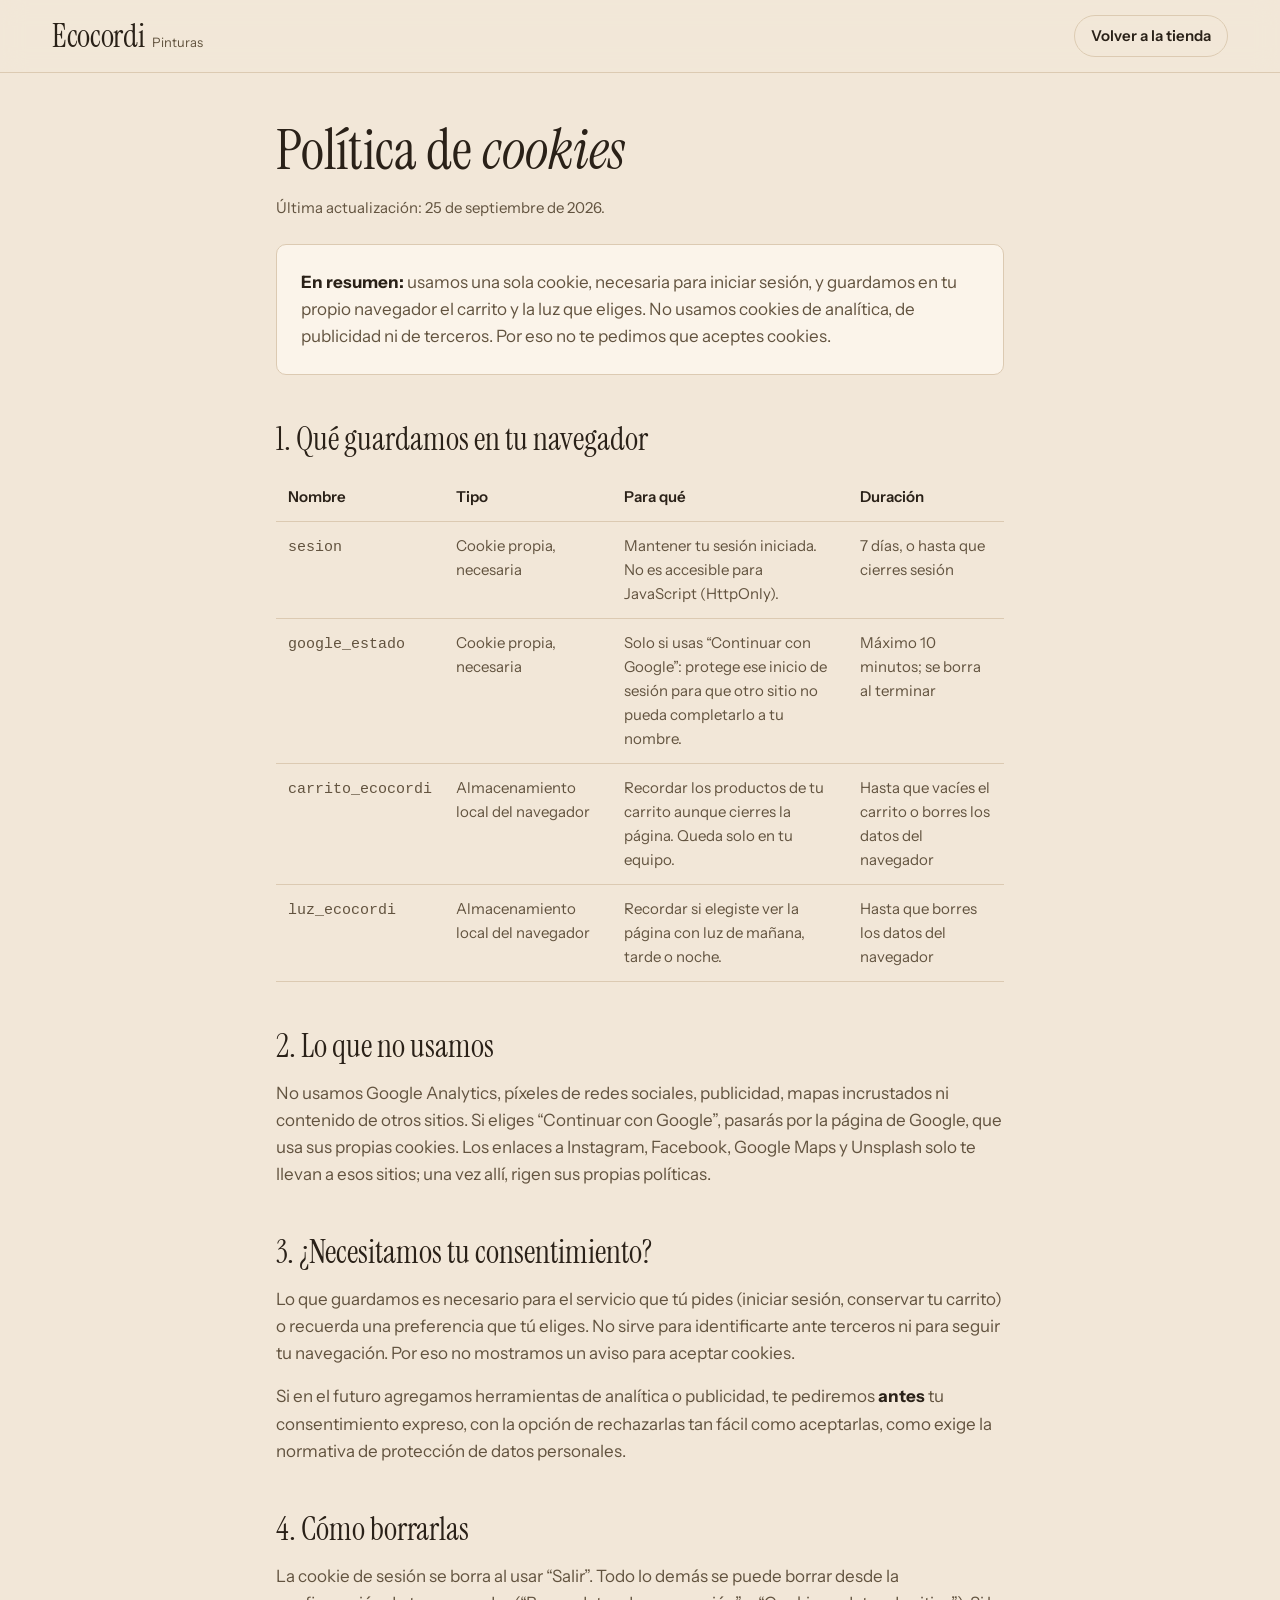
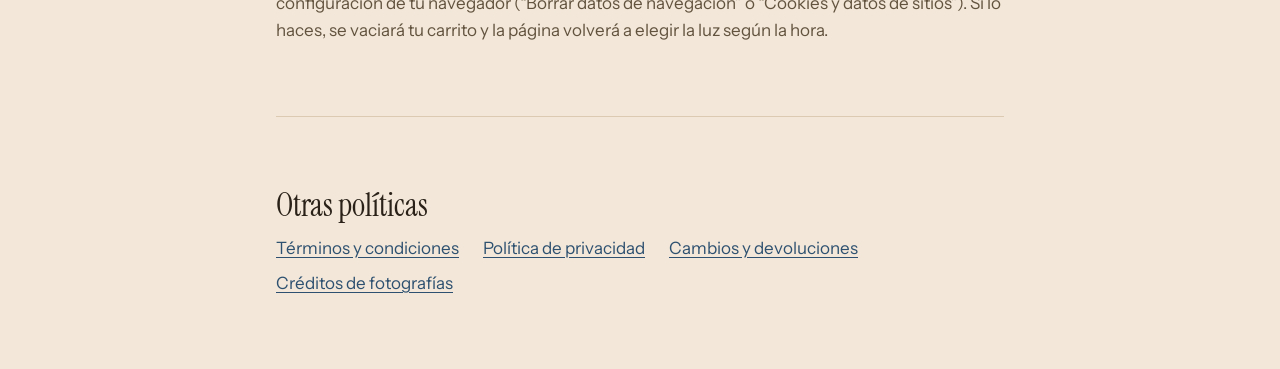
<file: cookies.html>
<!DOCTYPE html>
<html lang="es" data-luz="manana">
<head>
  <meta charset="UTF-8" />
  <meta name="viewport" content="width=device-width, initial-scale=1.0" />
  <title>Política de cookies | Pinturas Ecocordi</title>
  <link rel="icon" href="img/favicon.png" type="image/png" />
  <link rel="stylesheet" href="css/estilos.css" />
  <script src="js/luz.js"></script>
</head>
<body>
  <!-- Página generada por legales/generar.py: edita ese archivo, no este. -->
  <a class="saltar" href="#contenido">Saltar al contenido</a>
  <header class="cabecera">
    <div class="contenedor cabecera__interior">
      <a href="index.html" class="marca" aria-label="Pinturas Ecocordi, volver a la tienda">
        <span class="marca__nombre">Ecocordi</span>
        <span class="marca__sub">Pinturas</span>
      </a>
      <div class="cabecera__acciones">
        <a href="index.html" class="cuenta__link">Volver a la tienda</a>
      </div>
    </div>
  </header>
  <main class="contenedor legal" id="contenido">
    <h1>Política de <em>cookies</em></h1>
    <p class="legal__fecha">Última actualización: 25 de septiembre de 2026.</p>

    <div class="legal__resumen">
      <p><strong>En resumen:</strong> usamos una sola cookie, necesaria para iniciar sesión, y guardamos
      en tu propio navegador el carrito y la luz que eliges. No usamos cookies de analítica, de
      publicidad ni de terceros. Por eso no te pedimos que aceptes cookies.</p>
    </div>

    <h2>1. Qué guardamos en tu navegador</h2>
    <div class="legal__tabla">
      <table>
        <thead><tr><th scope="col">Nombre</th><th scope="col">Tipo</th><th scope="col">Para qué</th><th scope="col">Duración</th></tr></thead>
        <tbody>
          <tr><td><code>sesion</code></td><td>Cookie propia, necesaria</td><td>Mantener tu sesión iniciada. No es accesible para JavaScript (HttpOnly).</td><td>7 días, o hasta que cierres sesión</td></tr>
          <tr><td><code>google_estado</code></td><td>Cookie propia, necesaria</td><td>Solo si usas “Continuar con Google”: protege ese inicio de sesión para que otro sitio no pueda completarlo a tu nombre.</td><td>Máximo 10 minutos; se borra al terminar</td></tr>
          <tr><td><code>carrito_ecocordi</code></td><td>Almacenamiento local del navegador</td><td>Recordar los productos de tu carrito aunque cierres la página. Queda solo en tu equipo.</td><td>Hasta que vacíes el carrito o borres los datos del navegador</td></tr>
          <tr><td><code>luz_ecocordi</code></td><td>Almacenamiento local del navegador</td><td>Recordar si elegiste ver la página con luz de mañana, tarde o noche.</td><td>Hasta que borres los datos del navegador</td></tr>
        </tbody>
      </table>
    </div>

    <h2>2. Lo que no usamos</h2>
    <p>No usamos Google Analytics, píxeles de redes sociales, publicidad, mapas incrustados ni
    contenido de otros sitios. Si eliges “Continuar con Google”, pasarás por la página de Google,
    que usa sus propias cookies. Los enlaces a Instagram, Facebook, Google Maps y Unsplash solo te
    llevan a esos sitios; una vez allí, rigen sus propias políticas.</p>

    <h2>3. ¿Necesitamos tu consentimiento?</h2>
    <p>Lo que guardamos es necesario para el servicio que tú pides (iniciar sesión, conservar tu
    carrito) o recuerda una preferencia que tú eliges. No sirve para identificarte ante terceros ni
    para seguir tu navegación. Por eso no mostramos un aviso para aceptar cookies.</p>
    <p>Si en el futuro agregamos herramientas de analítica o publicidad, te pediremos
    <strong>antes</strong> tu consentimiento expreso, con la opción de rechazarlas tan fácil como aceptarlas,
    como exige la normativa de protección de datos personales.</p>

    <h2>4. Cómo borrarlas</h2>
    <p>La cookie de sesión se borra al usar “Salir”. Todo lo demás se puede borrar desde la configuración
    de tu navegador (“Borrar datos de navegación” o “Cookies y datos de sitios”). Si lo haces, se vaciará
    tu carrito y la página volverá a elegir la luz según la hora.</p>

    <nav class="legal__otras" aria-label="Otras políticas">
      <h2>Otras políticas</h2>
      <ul><li><a href="terminos.html">Términos y condiciones</a></li><li><a href="privacidad.html">Política de privacidad</a></li><li><a href="devoluciones.html">Cambios y devoluciones</a></li><li><a href="creditos.html">Créditos de fotografías</a></li></ul>
    </nav>
  </main>
</body>
</html>
</file>
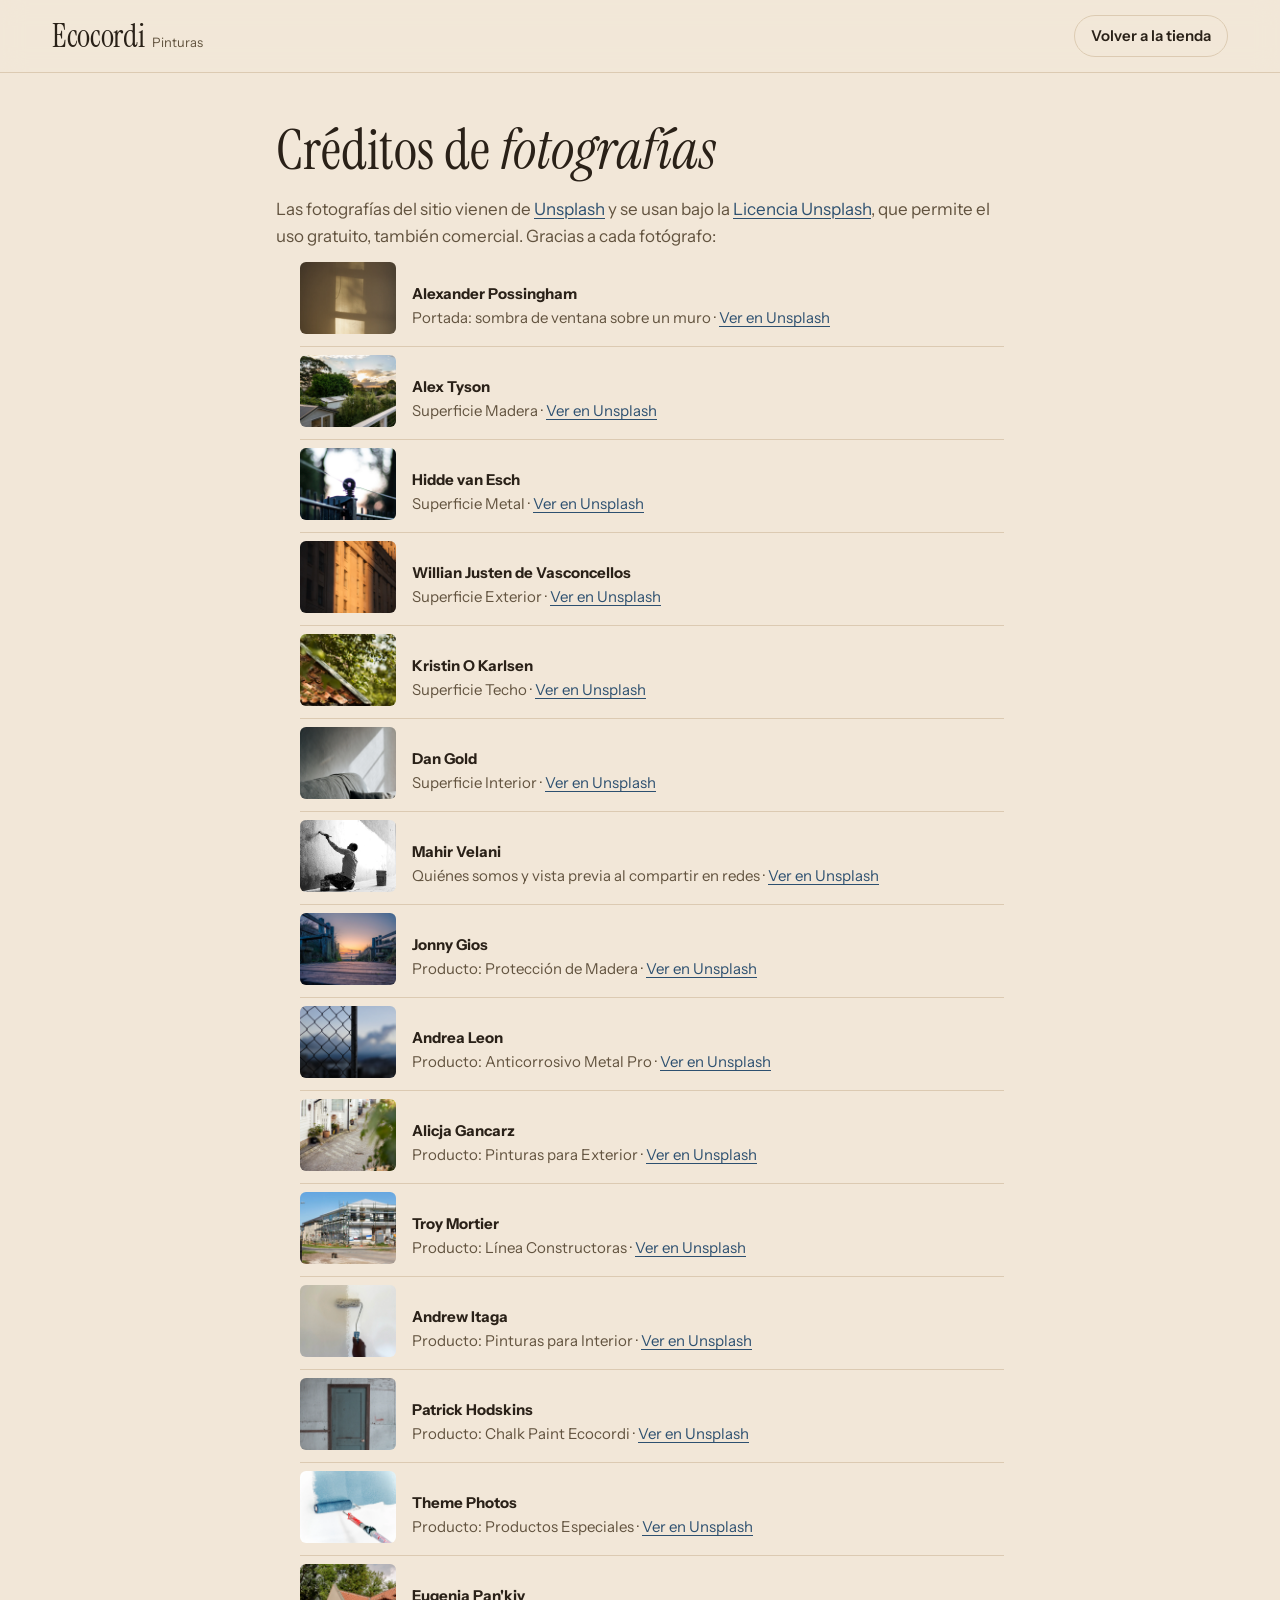
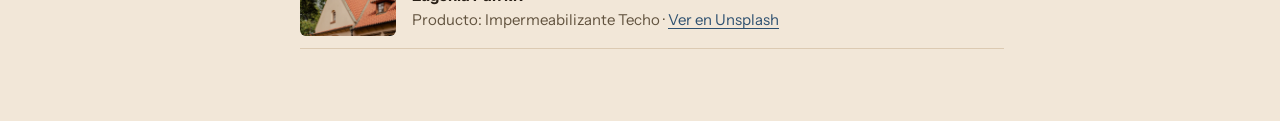
<file: creditos.html>
<!DOCTYPE html>
<html lang="es" data-luz="manana">
<head>
  <meta charset="UTF-8" />
  <meta name="viewport" content="width=device-width, initial-scale=1.0" />
  <title>Créditos de fotografías | Pinturas Ecocordi</title>
  <link rel="icon" href="img/favicon.png" type="image/png" />
  <link rel="stylesheet" href="css/estilos.css" />
  <script src="js/luz.js"></script>
</head>
<body>
  <header class="cabecera">
    <div class="contenedor cabecera__interior">
      <a href="index.html" class="marca" aria-label="Pinturas Ecocordi, volver a la tienda">
        <span class="marca__nombre">Ecocordi</span>
        <span class="marca__sub">Pinturas</span>
      </a>
      <div class="cabecera__acciones">
        <a href="index.html" class="cuenta__link">Volver a la tienda</a>
      </div>
    </div>
  </header>
  <main class="contenedor legal">
    <h1>Créditos de <em>fotografías</em></h1>
    <p>Las fotografías del sitio vienen de <a href="https://unsplash.com" target="_blank" rel="noopener">Unsplash</a>
       y se usan bajo la <a href="https://unsplash.com/license" target="_blank" rel="noopener">Licencia Unsplash</a>,
       que permite el uso gratuito, también comercial. Gracias a cada fotógrafo:</p>
    <ul class="creditos">
      <li>
        <img src="img/luz-ventana.webp" alt="" width="96" height="72" loading="lazy" />
        <p><strong>Alexander Possingham</strong><span>Portada: sombra de ventana sobre un muro · <a href="https://unsplash.com/photos/RIQ96s3Uzso" target="_blank" rel="noopener">Ver en Unsplash</a></span></p>
      </li>
      <li>
        <img src="img/sup-madera.webp" alt="" width="96" height="72" loading="lazy" />
        <p><strong>Alex Tyson</strong><span>Superficie Madera · <a href="https://unsplash.com/photos/zswwDSV_NhQ" target="_blank" rel="noopener">Ver en Unsplash</a></span></p>
      </li>
      <li>
        <img src="img/sup-metal.webp" alt="" width="96" height="72" loading="lazy" />
        <p><strong>Hidde van Esch</strong><span>Superficie Metal · <a href="https://unsplash.com/photos/4kemn116m7Y" target="_blank" rel="noopener">Ver en Unsplash</a></span></p>
      </li>
      <li>
        <img src="img/sup-exterior.webp" alt="" width="96" height="72" loading="lazy" />
        <p><strong>Willian Justen de Vasconcellos</strong><span>Superficie Exterior · <a href="https://unsplash.com/photos/EwCnX19ugr8" target="_blank" rel="noopener">Ver en Unsplash</a></span></p>
      </li>
      <li>
        <img src="img/sup-techo.webp" alt="" width="96" height="72" loading="lazy" />
        <p><strong>Kristin O Karlsen</strong><span>Superficie Techo · <a href="https://unsplash.com/photos/_TR3XfBFqIc" target="_blank" rel="noopener">Ver en Unsplash</a></span></p>
      </li>
      <li>
        <img src="img/sup-interior.webp" alt="" width="96" height="72" loading="lazy" />
        <p><strong>Dan Gold</strong><span>Superficie Interior · <a href="https://unsplash.com/photos/DXPnkL7yDzs" target="_blank" rel="noopener">Ver en Unsplash</a></span></p>
      </li>
      <li>
        <img src="img/nosotros-pintor.webp" alt="" width="96" height="72" loading="lazy" />
        <p><strong>Mahir Velani</strong><span>Quiénes somos y vista previa al compartir en redes · <a href="https://unsplash.com/photos/bsI70yO-5eU" target="_blank" rel="noopener">Ver en Unsplash</a></span></p>
      </li>
      <li>
        <img src="img/prod-madera.webp" alt="" width="96" height="72" loading="lazy" />
        <p><strong>Jonny Gios</strong><span>Producto: Protección de Madera · <a href="https://unsplash.com/photos/8lvxqWz66YA" target="_blank" rel="noopener">Ver en Unsplash</a></span></p>
      </li>
      <li>
        <img src="img/prod-metal.webp" alt="" width="96" height="72" loading="lazy" />
        <p><strong>Andrea Leon</strong><span>Producto: Anticorrosivo Metal Pro · <a href="https://unsplash.com/photos/YJ56DqqGMuo" target="_blank" rel="noopener">Ver en Unsplash</a></span></p>
      </li>
      <li>
        <img src="img/prod-exterior.webp" alt="" width="96" height="72" loading="lazy" />
        <p><strong>Alicja Gancarz</strong><span>Producto: Pinturas para Exterior · <a href="https://unsplash.com/photos/JfKACrPjH94" target="_blank" rel="noopener">Ver en Unsplash</a></span></p>
      </li>
      <li>
        <img src="img/prod-constructoras.webp" alt="" width="96" height="72" loading="lazy" />
        <p><strong>Troy Mortier</strong><span>Producto: Línea Constructoras · <a href="https://unsplash.com/photos/UK3vs6Z7PaE" target="_blank" rel="noopener">Ver en Unsplash</a></span></p>
      </li>
      <li>
        <img src="img/prod-interior.webp" alt="" width="96" height="72" loading="lazy" />
        <p><strong>Andrew Itaga</strong><span>Producto: Pinturas para Interior · <a href="https://unsplash.com/photos/rMVjOX8nm2U" target="_blank" rel="noopener">Ver en Unsplash</a></span></p>
      </li>
      <li>
        <img src="img/prod-chalk.webp" alt="" width="96" height="72" loading="lazy" />
        <p><strong>Patrick Hodskins</strong><span>Producto: Chalk Paint Ecocordi · <a href="https://unsplash.com/photos/ada3mejGM_w" target="_blank" rel="noopener">Ver en Unsplash</a></span></p>
      </li>
      <li>
        <img src="img/prod-especiales.webp" alt="" width="96" height="72" loading="lazy" />
        <p><strong>Theme Photos</strong><span>Producto: Productos Especiales · <a href="https://unsplash.com/photos/Cl-OpYWFFm0" target="_blank" rel="noopener">Ver en Unsplash</a></span></p>
      </li>
      <li>
        <img src="img/prod-techo.webp" alt="" width="96" height="72" loading="lazy" />
        <p><strong>Eugenia Pan&#x27;kiv</strong><span>Producto: Impermeabilizante Techo · <a href="https://unsplash.com/photos/qj-15qJiEzM" target="_blank" rel="noopener">Ver en Unsplash</a></span></p>
      </li>
    </ul>
  </main>
</body>
</html>
</file>
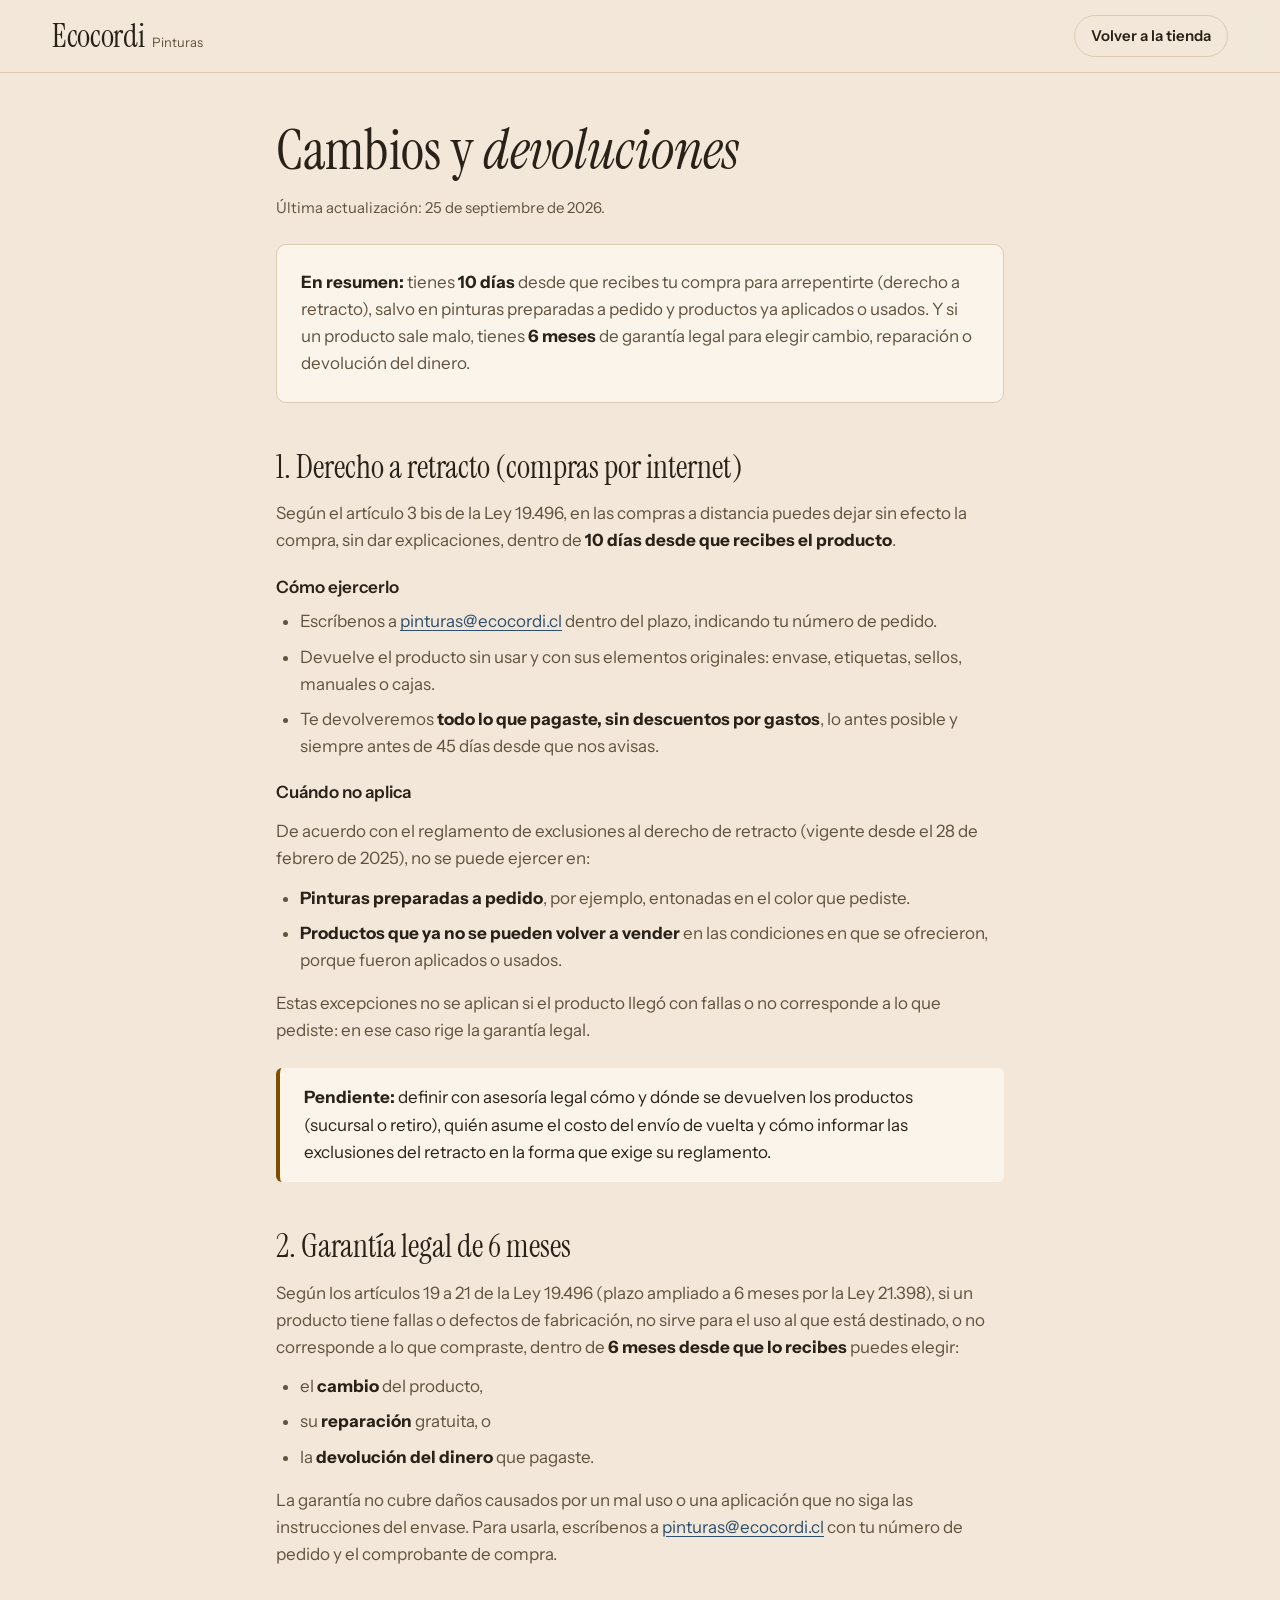
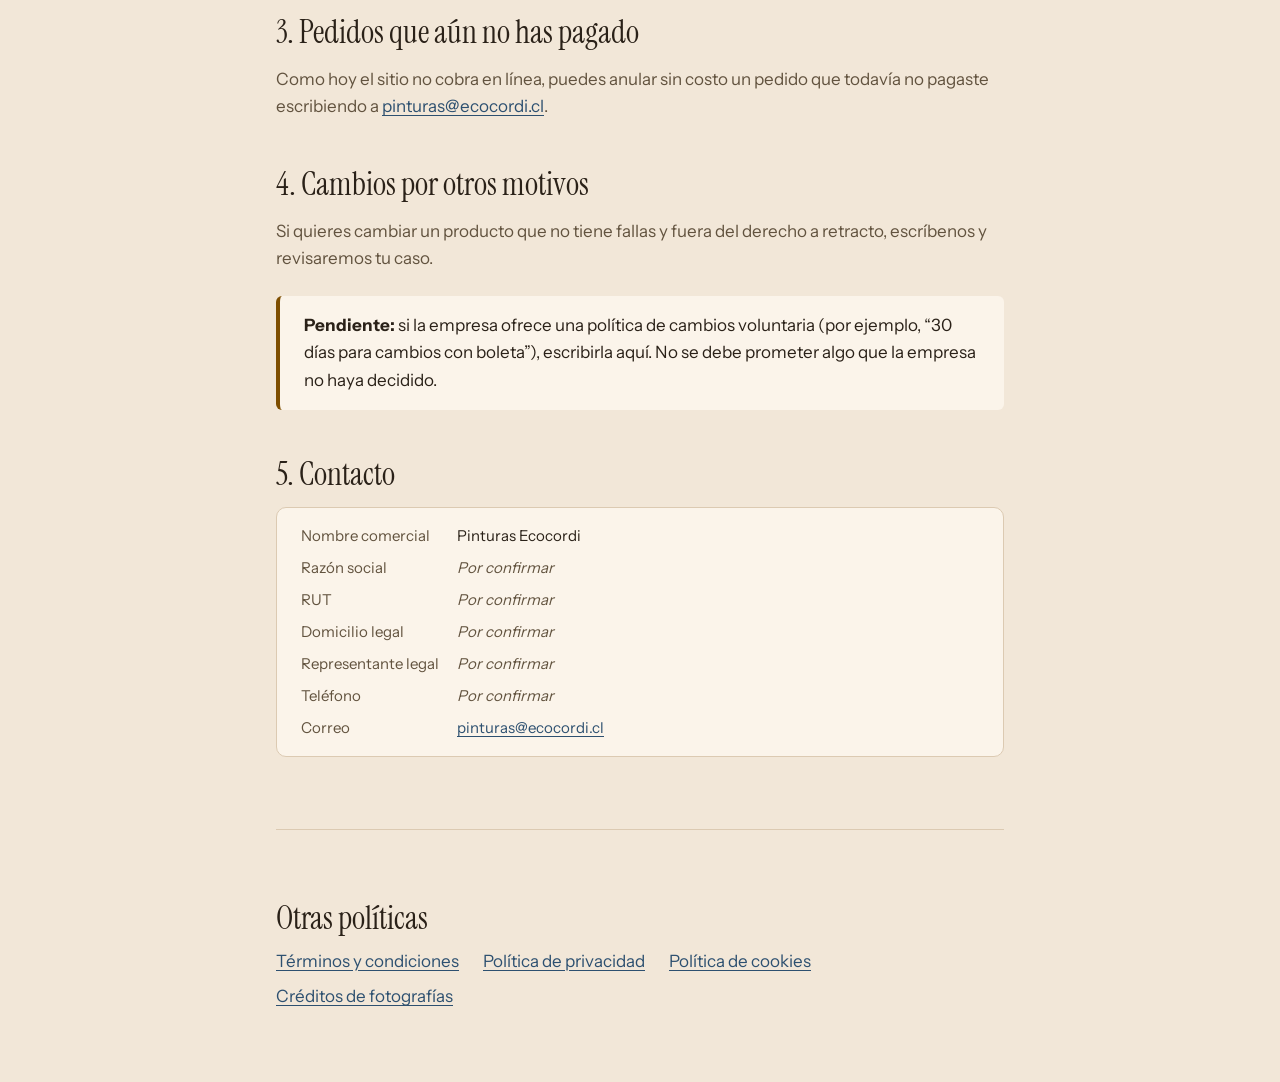
<file: devoluciones.html>
<!DOCTYPE html>
<html lang="es" data-luz="manana">
<head>
  <meta charset="UTF-8" />
  <meta name="viewport" content="width=device-width, initial-scale=1.0" />
  <title>Cambios y devoluciones | Pinturas Ecocordi</title>
  <link rel="icon" href="img/favicon.png" type="image/png" />
  <link rel="stylesheet" href="css/estilos.css" />
  <script src="js/luz.js"></script>
</head>
<body>
  <!-- Página generada por legales/generar.py: edita ese archivo, no este. -->
  <a class="saltar" href="#contenido">Saltar al contenido</a>
  <header class="cabecera">
    <div class="contenedor cabecera__interior">
      <a href="index.html" class="marca" aria-label="Pinturas Ecocordi, volver a la tienda">
        <span class="marca__nombre">Ecocordi</span>
        <span class="marca__sub">Pinturas</span>
      </a>
      <div class="cabecera__acciones">
        <a href="index.html" class="cuenta__link">Volver a la tienda</a>
      </div>
    </div>
  </header>
  <main class="contenedor legal" id="contenido">
    <h1>Cambios y <em>devoluciones</em></h1>
    <p class="legal__fecha">Última actualización: 25 de septiembre de 2026.</p>

    <div class="legal__resumen">
      <p><strong>En resumen:</strong> tienes <strong>10 días</strong> desde que recibes tu compra para
      arrepentirte (derecho a retracto), salvo en pinturas preparadas a pedido y productos ya aplicados o usados.
      Y si un producto sale malo, tienes <strong>6 meses</strong> de garantía legal para elegir cambio,
      reparación o devolución del dinero.</p>
    </div>

    <h2>1. Derecho a retracto (compras por internet)</h2>
    <p>Según el artículo 3 bis de la Ley 19.496, en las compras a distancia puedes dejar sin efecto la
    compra, sin dar explicaciones, dentro de <strong>10 días desde que recibes el producto</strong>.</p>
    <h3>Cómo ejercerlo</h3>
    <ul>
      <li>Escríbenos a <a href="mailto:pinturas@ecocordi.cl">pinturas@ecocordi.cl</a> dentro del plazo, indicando tu número de pedido.</li>
      <li>Devuelve el producto sin usar y con sus elementos originales: envase, etiquetas, sellos, manuales o cajas.</li>
      <li>Te devolveremos <strong>todo lo que pagaste, sin descuentos por gastos</strong>, lo antes posible y siempre antes de 45 días desde que nos avisas.</li>
    </ul>
    <h3>Cuándo no aplica</h3>
    <p>De acuerdo con el reglamento de exclusiones al derecho de retracto (vigente desde el 28 de febrero de 2025),
    no se puede ejercer en:</p>
    <ul>
      <li><strong>Pinturas preparadas a pedido</strong>, por ejemplo, entonadas en el color que pediste.</li>
      <li><strong>Productos que ya no se pueden volver a vender</strong> en las condiciones en que se ofrecieron, porque fueron aplicados o usados.</li>
    </ul>
    <p>Estas excepciones no se aplican si el producto llegó con fallas o no corresponde a lo que pediste:
    en ese caso rige la garantía legal.</p>
    <div class="legal__pendiente"><p><strong>Pendiente:</strong> definir con asesoría legal cómo y dónde se devuelven los productos (sucursal o retiro), quién asume el costo del envío de vuelta y cómo informar las exclusiones del retracto en la forma que exige su reglamento.</p></div>

    <h2>2. Garantía legal de 6 meses</h2>
    <p>Según los artículos 19 a 21 de la Ley 19.496 (plazo ampliado a 6 meses por la Ley 21.398), si un
    producto tiene fallas o defectos de fabricación, no sirve para el uso al que está destinado, o no
    corresponde a lo que compraste, dentro de <strong>6 meses desde que lo recibes</strong> puedes elegir:</p>
    <ul>
      <li>el <strong>cambio</strong> del producto,</li>
      <li>su <strong>reparación</strong> gratuita, o</li>
      <li>la <strong>devolución del dinero</strong> que pagaste.</li>
    </ul>
    <p>La garantía no cubre daños causados por un mal uso o una aplicación que no siga las instrucciones
    del envase. Para usarla, escríbenos a <a href="mailto:pinturas@ecocordi.cl">pinturas@ecocordi.cl</a> con tu número de pedido
    y el comprobante de compra.</p>

    <h2>3. Pedidos que aún no has pagado</h2>
    <p>Como hoy el sitio no cobra en línea, puedes anular sin costo un pedido que todavía no pagaste
    escribiendo a <a href="mailto:pinturas@ecocordi.cl">pinturas@ecocordi.cl</a>.</p>

    <h2>4. Cambios por otros motivos</h2>
    <p>Si quieres cambiar un producto que no tiene fallas y fuera del derecho a retracto, escríbenos y
    revisaremos tu caso.</p>
    <div class="legal__pendiente"><p><strong>Pendiente:</strong> si la empresa ofrece una política de cambios voluntaria (por ejemplo, “30 días para cambios con boleta”), escribirla aquí. No se debe prometer algo que la empresa no haya decidido.</p></div>

    <h2>5. Contacto</h2>
    <dl class="datos-empresa">
      <div><dt>Nombre comercial</dt><dd>Pinturas Ecocordi</dd></div>
      <div><dt>Razón social</dt><dd class="por-confirmar">Por confirmar</dd></div>
      <div><dt>RUT</dt><dd class="por-confirmar">Por confirmar</dd></div>
      <div><dt>Domicilio legal</dt><dd class="por-confirmar">Por confirmar</dd></div>
      <div><dt>Representante legal</dt><dd class="por-confirmar">Por confirmar</dd></div>
      <div><dt>Teléfono</dt><dd class="por-confirmar">Por confirmar</dd></div>
      <div><dt>Correo</dt><dd><a href="mailto:pinturas@ecocordi.cl">pinturas@ecocordi.cl</a></dd></div>
    </dl>

    <nav class="legal__otras" aria-label="Otras políticas">
      <h2>Otras políticas</h2>
      <ul><li><a href="terminos.html">Términos y condiciones</a></li><li><a href="privacidad.html">Política de privacidad</a></li><li><a href="cookies.html">Política de cookies</a></li><li><a href="creditos.html">Créditos de fotografías</a></li></ul>
    </nav>
  </main>
</body>
</html>
</file>
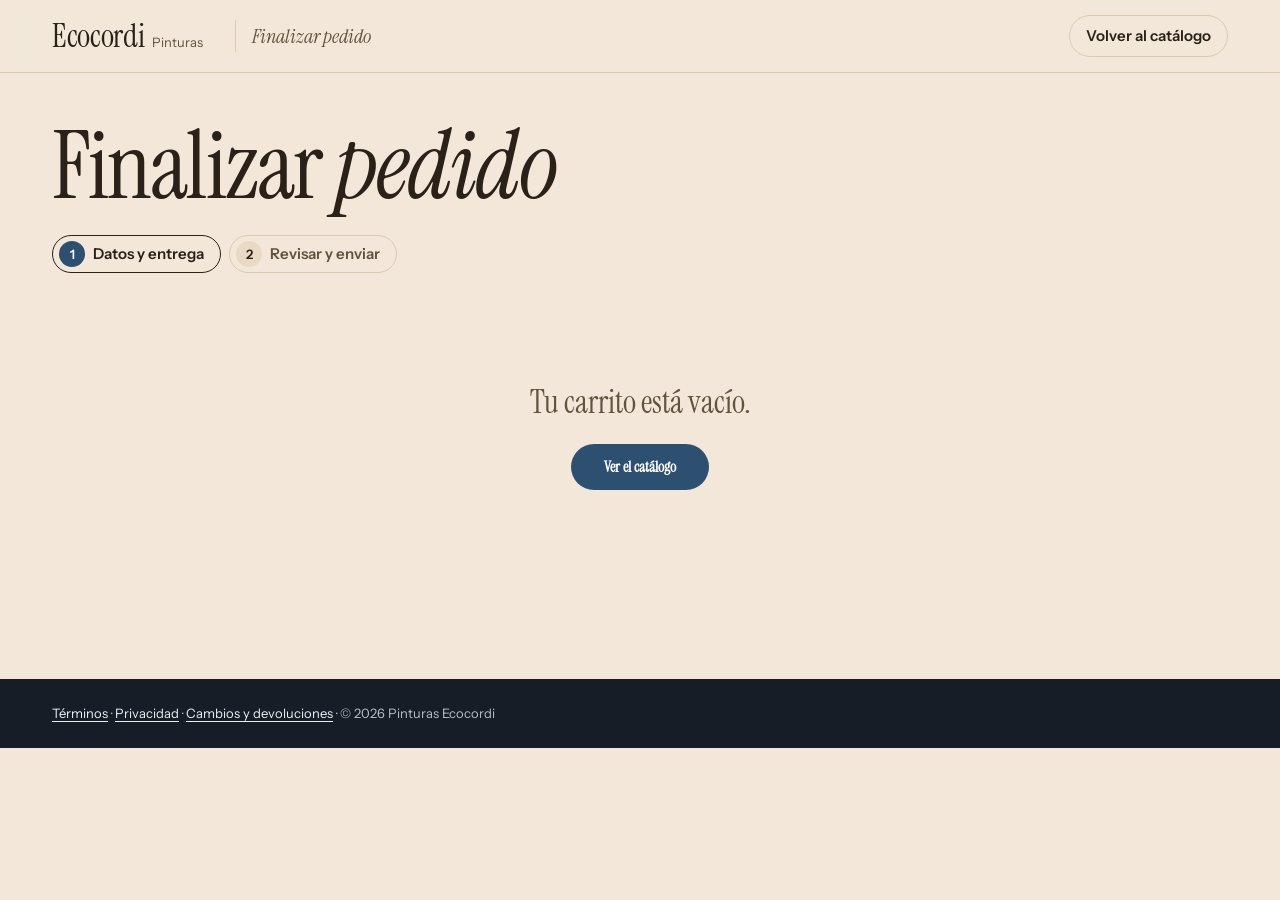
<file: pedido.html>
<!DOCTYPE html>
<html lang="es" data-luz="manana">
<head>
  <meta charset="UTF-8" />
  <meta name="viewport" content="width=device-width, initial-scale=1.0" />
  <title>Finalizar pedido | Pinturas Ecocordi</title>
  <!-- Página de compra: no debe aparecer en los buscadores -->
  <meta name="robots" content="noindex" />
  <link rel="icon" href="img/favicon.png" type="image/png" />
  <link rel="preload" href="fonts/instrument-serif-400.woff2" as="font" type="font/woff2" crossorigin />
  <link rel="preload" href="fonts/instrument-sans-400-700.woff2" as="font" type="font/woff2" crossorigin />
  <link rel="stylesheet" href="css/estilos.css" />
  <script src="js/luz.js"></script>
</head>
<body>

  <svg class="sprite" aria-hidden="true" focusable="false">
    <symbol id="i-usuario" viewBox="0 0 24 24"><circle cx="12" cy="8" r="4"/><path d="M4 21c0-4 4-6.5 8-6.5s8 2.5 8 6.5"/></symbol>
    <symbol id="i-tarro" viewBox="0 0 24 24"><path d="M4 9h16l-1.5 10.4A2 2 0 0 1 16.5 21h-9a2 2 0 0 1-2-1.6L4 9Z"/><path d="M7 9a5 5 0 0 1 10 0"/></symbol>
    <symbol id="i-basura" viewBox="0 0 24 24"><path d="M4 7h16"/><path d="M10 11v6M14 11v6"/><path d="M6 7l1 12a2 2 0 0 0 2 2h6a2 2 0 0 0 2-2l1-12"/><path d="M9 7V4h6v3"/></symbol>
    <symbol id="i-cerrar" viewBox="0 0 24 24"><path d="M6 6l12 12M18 6 6 18"/></symbol>
    <symbol id="i-buscar" viewBox="0 0 24 24"><circle cx="11" cy="11" r="6.5"/><path d="m16 16 4.5 4.5"/></symbol>
    <symbol id="i-menu" viewBox="0 0 24 24"><path d="M4 8h16M4 16h16"/></symbol>
    <symbol id="i-flecha" viewBox="0 0 24 24"><path d="M5 12h14M13 6l6 6-6 6"/></symbol>
    <symbol id="i-pin" viewBox="0 0 24 24"><path d="M12 21s-7-6.4-7-12a7 7 0 0 1 14 0c0 5.6-7 12-7 12Z"/><circle cx="12" cy="9" r="2.5"/></symbol>
    <symbol id="i-reloj" viewBox="0 0 24 24"><circle cx="12" cy="12" r="9"/><path d="M12 7v5l3 2"/></symbol>
    <symbol id="i-chat" viewBox="0 0 24 24"><path d="M4 20l1.4-4.2A8 8 0 1 1 8.4 19L4 20Z"/><path d="M9 10.5h6M9 13.5h4"/></symbol>
    <symbol id="i-sol" viewBox="0 0 24 24"><circle cx="12" cy="12" r="4"/><path d="M12 2.5v2M12 19.5v2M4.6 4.6 6 6M18 18l1.4 1.4M2.5 12h2M19.5 12h2M4.6 19.4 6 18M18 6l1.4-1.4"/></symbol>
    <symbol id="i-atardecer" viewBox="0 0 24 24"><path d="M5 16a7 7 0 0 1 14 0"/><path d="M2.5 16h19M7 20h10M12 3.5v3M4.2 8.2l1.9 1.9M19.8 8.2l-1.9 1.9"/></symbol>
    <symbol id="i-luna" viewBox="0 0 24 24"><path d="M20 14.5A8 8 0 1 1 9.5 4a6.5 6.5 0 0 0 10.5 10.5Z"/></symbol>
    <symbol id="i-instagram" viewBox="0 0 24 24"><path fill="currentColor" stroke="none" d="M12 2.163c3.204 0 3.584.012 4.85.07 3.252.148 4.771 1.691 4.919 4.919.058 1.265.069 1.645.069 4.849 0 3.205-.012 3.584-.069 4.849-.149 3.225-1.664 4.771-4.919 4.919-1.266.058-1.644.07-4.85.07-3.204 0-3.584-.012-4.849-.07-3.26-.149-4.771-1.699-4.919-4.92-.058-1.265-.07-1.644-.07-4.849 0-3.204.013-3.583.07-4.849.149-3.227 1.664-4.771 4.919-4.919 1.266-.057 1.645-.069 4.849-.069zm0-2.163c-3.259 0-3.667.014-4.947.072-4.358.2-6.78 2.618-6.98 6.98-.059 1.281-.073 1.689-.073 4.948 0 3.259.014 3.668.072 4.948.2 4.358 2.618 6.78 6.98 6.98 1.281.058 1.689.072 4.948.072 3.259 0 3.668-.014 4.948-.072 4.354-.2 6.782-2.618 6.979-6.98.059-1.28.073-1.689.073-4.948 0-3.259-.014-3.667-.072-4.947-.196-4.354-2.617-6.78-6.979-6.98-1.281-.059-1.69-.073-4.949-.073zm0 5.838c-3.403 0-6.162 2.759-6.162 6.162s2.759 6.163 6.162 6.163 6.162-2.759 6.162-6.163c0-3.403-2.759-6.162-6.162-6.162zm0 10.162c-2.209 0-4-1.79-4-4 0-2.209 1.791-4 4-4s4 1.791 4 4c0 2.21-1.791 4-4 4zm6.406-11.845c-.796 0-1.441.645-1.441 1.44s.645 1.44 1.441 1.44c.795 0 1.439-.645 1.439-1.44s-.644-1.44-1.439-1.44z"/></symbol>
    <symbol id="i-facebook" viewBox="0 0 24 24"><path fill="currentColor" stroke="none" d="M24 12.073c0-6.627-5.373-12-12-12s-12 5.373-12 12c0 5.99 4.388 10.954 10.125 11.854v-8.385H7.078v-3.47h3.047V9.43c0-3.007 1.792-4.669 4.533-4.669 1.312 0 2.686.235 2.686.235v2.953H15.83c-1.491 0-1.956.925-1.956 1.874v2.25h3.328l-.532 3.47h-2.796v8.385C19.612 23.027 24 18.062 24 12.073z"/></symbol>
    <symbol id="i-correo" viewBox="0 0 24 24"><path fill="currentColor" stroke="none" d="M20 4H4c-1.1 0-1.99.9-1.99 2L2 18c0 1.1.9 2 2 2h16c1.1 0 2-.9 2-2V6c0-1.1-.9-2-2-2zm0 4l-8 5-8-5V6l8 5 8-5v2z"/></symbol>
  </svg>

  <a class="saltar" href="#contenido">Saltar al contenido</a>

  <header class="cabecera">
    <div class="contenedor cabecera__interior">
      <a href="index.html" class="marca" aria-label="Pinturas Ecocordi, inicio">
        <span class="marca__nombre">Ecocordi</span>
        <span class="marca__sub">Pinturas</span>
      </a>
      <span class="cabecera__titulo">Finalizar pedido</span>
      <div class="cabecera__acciones">
        <a href="catalogo.html" class="cuenta__link">Volver al catálogo</a>
      </div>
    </div>
  </header>

  <main class="contenedor pedido" id="contenido">
    <h1 class="pedido__titulo">Finalizar <em>pedido</em></h1>

    <!-- Pasos: 1) datos, entrega y documento · 2) revisar y enviar -->
    <ol class="pedido__pasos" aria-label="Pasos del pedido">
      <li class="pedido__paso pedido__paso--activo" id="indicadorPaso1" aria-current="step">Datos y entrega</li>
      <li class="pedido__paso" id="indicadorPaso2">Revisar y enviar</li>
    </ol>

    <!-- Si el carrito está vacío, pedido.js muestra esto en vez del formulario -->
    <div class="pedido__vacio oculto" id="pedidoVacio">
      <p>Tu carrito está vacío.</p>
      <a href="catalogo.html" class="boton boton--principal">Ver el catálogo</a>
    </div>

    <div class="pedido__grid" id="pedidoGrid">
      <div class="pedido__principal">

        <!-- ===== PASO 1: datos, entrega y documento ===== -->
        <form class="pedido__form" id="formPedido">
          <fieldset class="pedido__bloque">
            <legend class="pedido__subtitulo">Tus datos</legend>
            <!-- pedido.js escribe aquí si compras con tu cuenta o como invitado -->
            <p class="pedido__nota" id="sesionInfo"></p>
            <div class="pedido__campos">
              <label class="campo">
                <span class="campo__etiqueta">Nombre y apellido</span>
                <input class="campo__control" type="text" id="pNombre" maxlength="80" autocomplete="name" required />
              </label>
              <label class="campo">
                <span class="campo__etiqueta">Correo</span>
                <input class="campo__control" type="email" id="pCorreo" maxlength="254" autocomplete="email" required
                       aria-describedby="ayudaCorreo" />
                <span class="campo__ayuda" id="ayudaCorreo">Te escribiremos aquí para coordinar el pago y la entrega.</span>
              </label>
              <label class="campo">
                <span class="campo__etiqueta">Teléfono</span>
                <input class="campo__control" type="tel" id="pTelefono" maxlength="20" autocomplete="tel"
                       placeholder="+56 9 1234 5678" pattern="[+]?[0-9 ().-]{8,20}" required />
              </label>
            </div>
          </fieldset>

          <fieldset class="pedido__bloque">
            <legend class="pedido__subtitulo">Entrega</legend>
            <div class="opciones">
              <label class="opcion">
                <input type="radio" name="entrega" value="retiro" checked />
                <span class="opcion__cuerpo">
                  <span class="opcion__titulo">Retiro en sucursal</span>
                  <span class="opcion__detalle">Sin costo · Talca o Santiago</span>
                </span>
              </label>
              <label class="opcion">
                <input type="radio" name="entrega" value="despacho" />
                <span class="opcion__cuerpo">
                  <span class="opcion__titulo">Despacho a domicilio</span>
                  <span class="opcion__detalle">Según tu región</span>
                </span>
              </label>
            </div>

            <fieldset class="pedido__sub" id="bloqueRetiro">
              <legend class="solo-lector">Sucursal de retiro</legend>
              <label class="campo">
                <span class="campo__etiqueta">Sucursal</span>
                <select class="campo__control" id="pSucursal" required>
                  <option value="">Elige una sucursal</option>
                </select>
              </label>
              <p class="pedido__nota">Te avisaremos cuando tu pedido esté listo para retirar.</p>
            </fieldset>

            <fieldset class="pedido__sub oculto" id="bloqueDespacho" disabled>
              <legend class="solo-lector">Dirección de despacho</legend>
              <div class="pedido__campos">
                <label class="campo">
                  <span class="campo__etiqueta">Región</span>
                  <select class="campo__control" id="pRegion" required>
                    <option value="">Elige una región</option>
                  </select>
                </label>
                <label class="campo">
                  <span class="campo__etiqueta">Comuna</span>
                  <input class="campo__control" type="text" id="pComuna" maxlength="60" autocomplete="address-level2" required />
                </label>
                <label class="campo campo--ancho">
                  <span class="campo__etiqueta">Dirección</span>
                  <input class="campo__control" type="text" id="pDireccion" maxlength="150" autocomplete="street-address"
                         placeholder="Calle, número, depto. o referencia" required />
                </label>
              </div>
              <p class="pedido__nota" id="tarifaInfo" aria-live="polite"></p>
            </fieldset>
          </fieldset>

          <fieldset class="pedido__bloque">
            <legend class="pedido__subtitulo">Documento</legend>
            <div class="opciones">
              <label class="opcion">
                <input type="radio" name="documento" value="boleta" checked />
                <span class="opcion__cuerpo">
                  <span class="opcion__titulo">Boleta</span>
                  <span class="opcion__detalle">Para personas</span>
                </span>
              </label>
              <label class="opcion">
                <input type="radio" name="documento" value="factura" />
                <span class="opcion__cuerpo">
                  <span class="opcion__titulo">Factura</span>
                  <span class="opcion__detalle">Para empresas: pide RUT y giro</span>
                </span>
              </label>
            </div>

            <fieldset class="pedido__sub oculto" id="bloqueFactura" disabled>
              <legend class="solo-lector">Datos para la factura</legend>
              <div class="pedido__campos">
                <label class="campo">
                  <span class="campo__etiqueta">RUT de la empresa</span>
                  <input class="campo__control" type="text" id="pRut" maxlength="12" inputmode="text" autocomplete="off"
                         placeholder="76.123.456-7" required aria-describedby="ayudaRut" />
                  <span class="campo__ayuda" id="ayudaRut">Con dígito verificador. Revisamos que sea válido.</span>
                </label>
                <label class="campo">
                  <span class="campo__etiqueta">Razón social</span>
                  <input class="campo__control" type="text" id="pRazonSocial" maxlength="100" autocomplete="organization" required />
                </label>
                <label class="campo">
                  <span class="campo__etiqueta">Giro</span>
                  <input class="campo__control" type="text" id="pGiro" maxlength="80" required />
                </label>
                <label class="campo">
                  <span class="campo__etiqueta">Dirección comercial</span>
                  <input class="campo__control" type="text" id="pDireccionFactura" maxlength="150" required />
                </label>
              </div>
            </fieldset>
          </fieldset>

          <p class="formulario__error" id="pedidoError" role="alert"></p>
          <button type="submit" class="boton boton--principal pedido__continuar" id="btnRevisar">Revisar pedido</button>
        </form>

        <!-- ===== PASO 2: resumen final, aceptación y envío ===== -->
        <section class="pedido__revisar oculto" id="pasoRevisar" aria-labelledby="revisarTitulo">
          <h2 class="pedido__subtitulo" id="revisarTitulo" tabindex="-1">Revisa tu pedido</h2>
          <!-- pedido.js pinta aquí contacto, entrega y documento -->
          <dl class="pedido__datos" id="revisarDatos"></dl>
          <button type="button" class="catalogo__quitar" id="btnEditar">Editar datos</button>

          <div class="pedido__legal">
            <p class="carrito__aviso"><strong>No se cobra nada en línea.</strong> Tu pedido queda registrado y
              Pinturas Ecocordi te contactará para coordinar el pago y la entrega o el retiro.</p>
            <p class="carrito__aviso"><strong>Derecho a retracto:</strong> 10 días desde que recibes el producto,
              salvo pinturas preparadas a pedido o productos ya usados.
              <a href="devoluciones.html" target="_blank" rel="noopener">Cambios y devoluciones</a></p>
            <p class="carrito__aviso">Usaremos tus datos solo para gestionar este pedido
              (<a href="privacidad.html" target="_blank" rel="noopener">Política de privacidad</a>).</p>
            <label class="casilla-legal">
              <input type="checkbox" id="aceptaPedido" />
              <span>Acepto los <a href="terminos.html" target="_blank" rel="noopener">Términos y condiciones</a>
                y la <a href="devoluciones.html" target="_blank" rel="noopener">Política de cambios y devoluciones</a>.</span>
            </label>
          </div>
          <p class="formulario__error" id="enviarError" role="alert"></p>
          <button type="button" class="boton boton--principal pedido__continuar" id="btnEnviar">Enviar pedido</button>
        </section>

        <!-- ===== LISTO ===== -->
        <section class="pedido__listo oculto" id="pasoListo" aria-labelledby="listoTitulo">
          <h2 class="pedido__subtitulo" id="listoTitulo" tabindex="-1">¡Recibimos tu pedido!</h2>
          <div id="listoDetalle"></div>
          <div class="pedido__listo-acciones">
            <a href="catalogo.html" class="boton boton--principal">Seguir comprando</a>
            <a href="index.html" class="boton boton--secundario">Ir al inicio</a>
          </div>
        </section>
      </div>

      <!-- ===== RESUMEN (a la derecha en escritorio, arriba en celular) ===== -->
      <aside class="pedido__resumen" aria-labelledby="resumenTitulo">
        <h2 class="pedido__resumen-titulo" id="resumenTitulo">Tu pedido</h2>
        <ul class="pedido__items" id="resumenItems"></ul>
        <a href="catalogo.html" class="pedido__editar-carrito" id="linkEditarCarrito">Cambiar productos</a>
        <dl class="pedido__montos" id="resumenMontos" aria-live="polite"></dl>
        <p class="pedido__nota" id="notaIva"></p>
      </aside>
    </div>
  </main>

  <footer class="pie pie--simple">
    <p class="contenedor pie__legal">
      <a href="terminos.html">Términos</a> · <a href="privacidad.html">Privacidad</a> ·
      <a href="devoluciones.html">Cambios y devoluciones</a> · © 2026 Pinturas Ecocordi
    </p>
  </footer>

  <script src="js/ui.js"></script>
  <script src="js/pedido.js"></script>
</body>
</html>
</file>
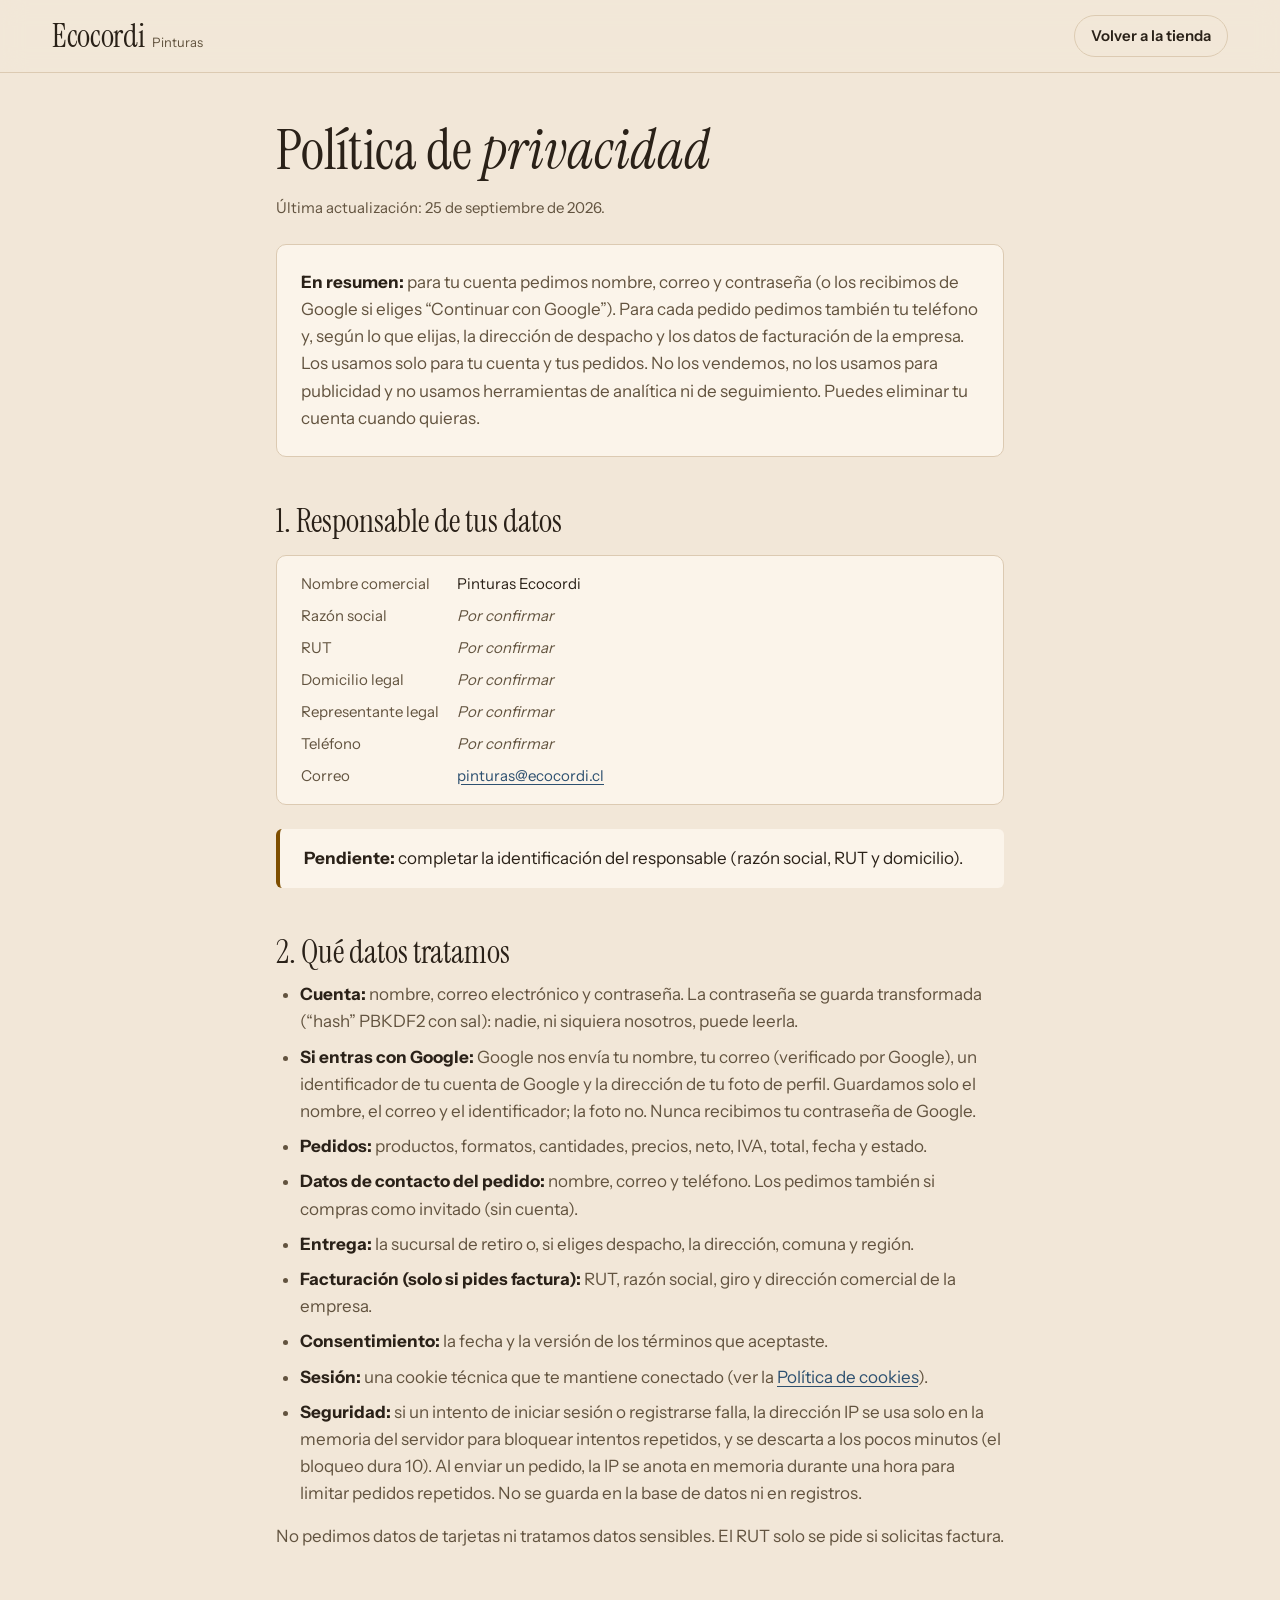
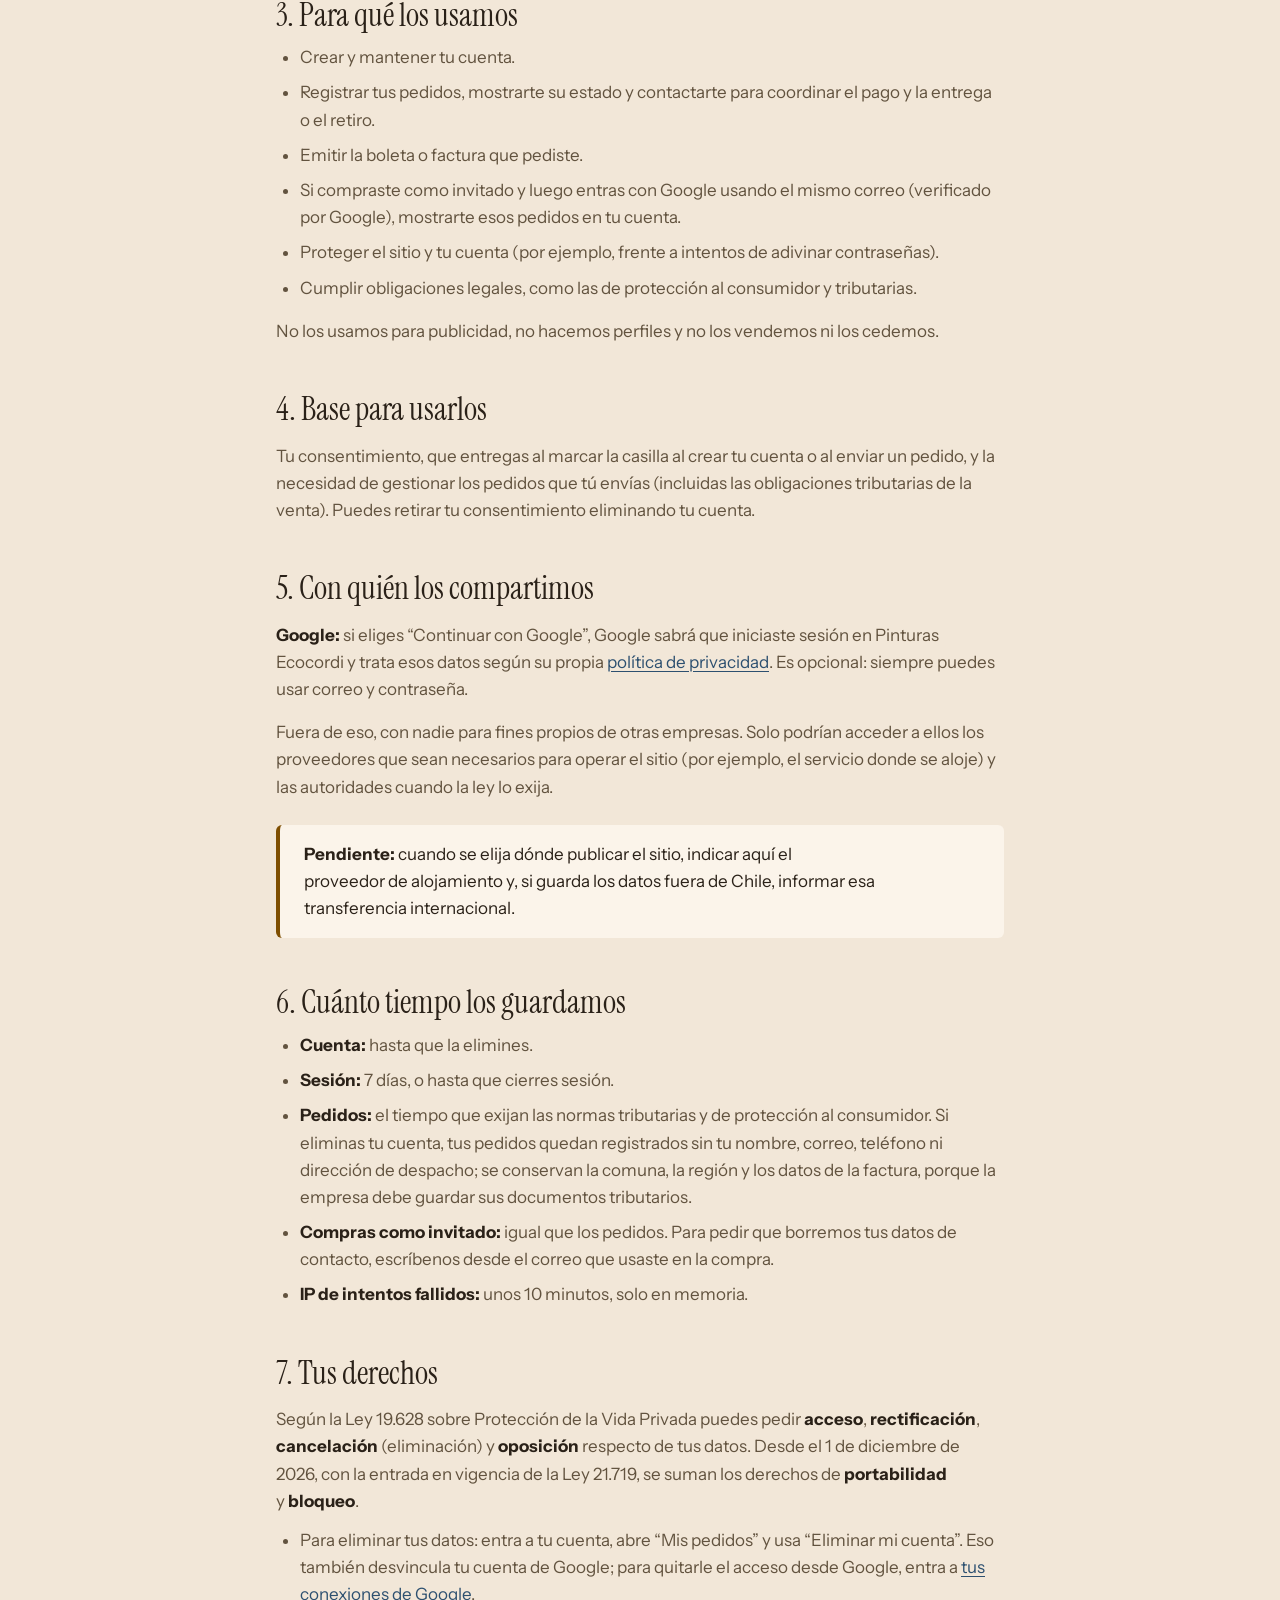
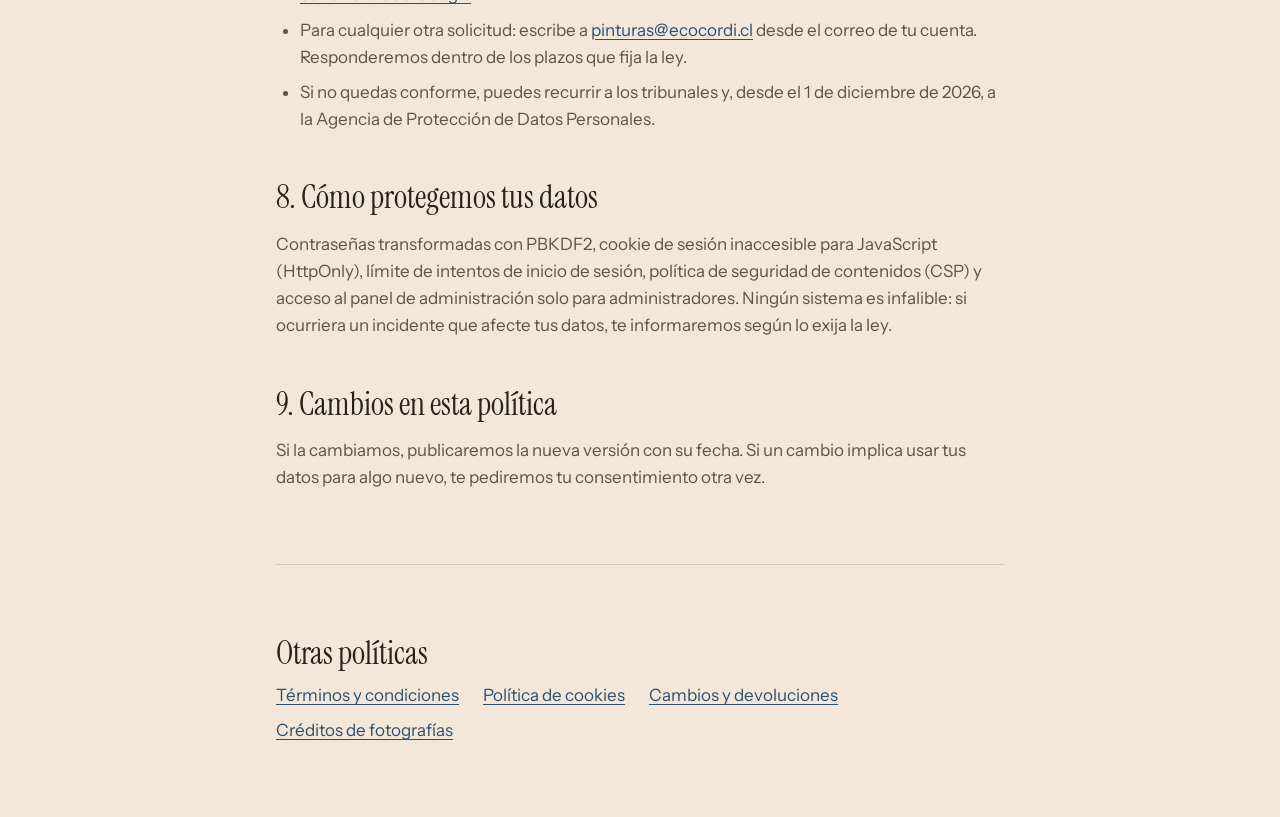
<file: privacidad.html>
<!DOCTYPE html>
<html lang="es" data-luz="manana">
<head>
  <meta charset="UTF-8" />
  <meta name="viewport" content="width=device-width, initial-scale=1.0" />
  <title>Política de privacidad | Pinturas Ecocordi</title>
  <link rel="icon" href="img/favicon.png" type="image/png" />
  <link rel="stylesheet" href="css/estilos.css" />
  <script src="js/luz.js"></script>
</head>
<body>
  <!-- Página generada por legales/generar.py: edita ese archivo, no este. -->
  <a class="saltar" href="#contenido">Saltar al contenido</a>
  <header class="cabecera">
    <div class="contenedor cabecera__interior">
      <a href="index.html" class="marca" aria-label="Pinturas Ecocordi, volver a la tienda">
        <span class="marca__nombre">Ecocordi</span>
        <span class="marca__sub">Pinturas</span>
      </a>
      <div class="cabecera__acciones">
        <a href="index.html" class="cuenta__link">Volver a la tienda</a>
      </div>
    </div>
  </header>
  <main class="contenedor legal" id="contenido">
    <h1>Política de <em>privacidad</em></h1>
    <p class="legal__fecha">Última actualización: 25 de septiembre de 2026.</p>

    <div class="legal__resumen">
      <p><strong>En resumen:</strong> para tu cuenta pedimos nombre, correo y contraseña (o los recibimos de
      Google si eliges “Continuar con Google”). Para cada pedido pedimos también tu teléfono y, según lo que
      elijas, la dirección de despacho y los datos de facturación de la empresa. Los usamos solo para tu cuenta
      y tus pedidos. No los vendemos, no los usamos para publicidad y no usamos herramientas de analítica ni de
      seguimiento. Puedes eliminar tu cuenta cuando quieras.</p>
    </div>

    <h2>1. Responsable de tus datos</h2>
    <dl class="datos-empresa">
      <div><dt>Nombre comercial</dt><dd>Pinturas Ecocordi</dd></div>
      <div><dt>Razón social</dt><dd class="por-confirmar">Por confirmar</dd></div>
      <div><dt>RUT</dt><dd class="por-confirmar">Por confirmar</dd></div>
      <div><dt>Domicilio legal</dt><dd class="por-confirmar">Por confirmar</dd></div>
      <div><dt>Representante legal</dt><dd class="por-confirmar">Por confirmar</dd></div>
      <div><dt>Teléfono</dt><dd class="por-confirmar">Por confirmar</dd></div>
      <div><dt>Correo</dt><dd><a href="mailto:pinturas@ecocordi.cl">pinturas@ecocordi.cl</a></dd></div>
    </dl>
    <div class="legal__pendiente"><p><strong>Pendiente:</strong> completar la identificación del responsable (razón social, RUT y domicilio).</p></div>

    <h2>2. Qué datos tratamos</h2>
    <ul>
      <li><strong>Cuenta:</strong> nombre, correo electrónico y contraseña. La contraseña se guarda transformada (“hash” PBKDF2 con sal): nadie, ni siquiera nosotros, puede leerla.</li>
      <li><strong>Si entras con Google:</strong> Google nos envía tu nombre, tu correo (verificado por Google), un identificador de tu cuenta de Google y la dirección de tu foto de perfil. Guardamos solo el nombre, el correo y el identificador; la foto no. Nunca recibimos tu contraseña de Google.</li>
      <li><strong>Pedidos:</strong> productos, formatos, cantidades, precios, neto, IVA, total, fecha y estado.</li>
      <li><strong>Datos de contacto del pedido:</strong> nombre, correo y teléfono. Los pedimos también si compras como invitado (sin cuenta).</li>
      <li><strong>Entrega:</strong> la sucursal de retiro o, si eliges despacho, la dirección, comuna y región.</li>
      <li><strong>Facturación (solo si pides factura):</strong> RUT, razón social, giro y dirección comercial de la empresa.</li>
      <li><strong>Consentimiento:</strong> la fecha y la versión de los términos que aceptaste.</li>
      <li><strong>Sesión:</strong> una cookie técnica que te mantiene conectado (ver la <a href="cookies.html">Política de cookies</a>).</li>
      <li><strong>Seguridad:</strong> si un intento de iniciar sesión o registrarse falla, la dirección IP se usa solo en la memoria del servidor para bloquear intentos repetidos, y se descarta a los pocos minutos (el bloqueo dura 10). Al enviar un pedido, la IP se anota en memoria durante una hora para limitar pedidos repetidos. No se guarda en la base de datos ni en registros.</li>
    </ul>
    <p>No pedimos datos de tarjetas ni tratamos datos sensibles. El RUT solo se pide si solicitas factura.</p>

    <h2>3. Para qué los usamos</h2>
    <ul>
      <li>Crear y mantener tu cuenta.</li>
      <li>Registrar tus pedidos, mostrarte su estado y contactarte para coordinar el pago y la entrega o el retiro.</li>
      <li>Emitir la boleta o factura que pediste.</li>
      <li>Si compraste como invitado y luego entras con Google usando el mismo correo (verificado por Google), mostrarte esos pedidos en tu cuenta.</li>
      <li>Proteger el sitio y tu cuenta (por ejemplo, frente a intentos de adivinar contraseñas).</li>
      <li>Cumplir obligaciones legales, como las de protección al consumidor y tributarias.</li>
    </ul>
    <p>No los usamos para publicidad, no hacemos perfiles y no los vendemos ni los cedemos.</p>

    <h2>4. Base para usarlos</h2>
    <p>Tu consentimiento, que entregas al marcar la casilla al crear tu cuenta o al enviar un pedido, y la
    necesidad de gestionar los pedidos que tú envías (incluidas las obligaciones tributarias de la venta).
    Puedes retirar tu consentimiento eliminando tu cuenta.</p>

    <h2>5. Con quién los compartimos</h2>
    <p><strong>Google:</strong> si eliges “Continuar con Google”, Google sabrá que iniciaste sesión en
    Pinturas Ecocordi y trata esos datos según su propia
    <a href="https://policies.google.com/privacy" target="_blank" rel="noopener">política de privacidad</a>.
    Es opcional: siempre puedes usar correo y contraseña.</p>
    <p>Fuera de eso, con nadie para fines propios de otras empresas. Solo podrían acceder a ellos los proveedores
    que sean necesarios para operar el sitio (por ejemplo, el servicio donde se aloje) y las
    autoridades cuando la ley lo exija.</p>
    <div class="legal__pendiente"><p><strong>Pendiente:</strong> cuando se elija dónde publicar el sitio, indicar aquí el proveedor de alojamiento y, si guarda los datos fuera de Chile, informar esa transferencia internacional.</p></div>

    <h2>6. Cuánto tiempo los guardamos</h2>
    <ul>
      <li><strong>Cuenta:</strong> hasta que la elimines.</li>
      <li><strong>Sesión:</strong> 7 días, o hasta que cierres sesión.</li>
      <li><strong>Pedidos:</strong> el tiempo que exijan las normas tributarias y de protección al consumidor. Si eliminas tu cuenta, tus pedidos quedan registrados sin tu nombre, correo, teléfono ni dirección de despacho; se conservan la comuna, la región y los datos de la factura, porque la empresa debe guardar sus documentos tributarios.</li>
      <li><strong>Compras como invitado:</strong> igual que los pedidos. Para pedir que borremos tus datos de contacto, escríbenos desde el correo que usaste en la compra.</li>
      <li><strong>IP de intentos fallidos:</strong> unos 10 minutos, solo en memoria.</li>
    </ul>

    <h2>7. Tus derechos</h2>
    <p>Según la Ley 19.628 sobre Protección de la Vida Privada puedes pedir <strong>acceso</strong>,
    <strong>rectificación</strong>, <strong>cancelación</strong> (eliminación) y <strong>oposición</strong>
    respecto de tus datos. Desde el 1 de diciembre de 2026, con la entrada en vigencia de la Ley 21.719,
    se suman los derechos de <strong>portabilidad</strong> y <strong>bloqueo</strong>.</p>
    <ul>
      <li>Para eliminar tus datos: entra a tu cuenta, abre “Mis pedidos” y usa “Eliminar mi cuenta”. Eso también desvincula tu cuenta de Google; para quitarle el acceso desde Google, entra a <a href="https://myaccount.google.com/connections" target="_blank" rel="noopener">tus conexiones de Google</a>.</li>
      <li>Para cualquier otra solicitud: escribe a <a href="mailto:pinturas@ecocordi.cl">pinturas@ecocordi.cl</a> desde el correo de tu cuenta. Responderemos dentro de los plazos que fija la ley.</li>
      <li>Si no quedas conforme, puedes recurrir a los tribunales y, desde el 1 de diciembre de 2026, a la Agencia de Protección de Datos Personales.</li>
    </ul>

    <h2>8. Cómo protegemos tus datos</h2>
    <p>Contraseñas transformadas con PBKDF2, cookie de sesión inaccesible para JavaScript (HttpOnly),
    límite de intentos de inicio de sesión, política de seguridad de contenidos (CSP) y acceso al panel
    de administración solo para administradores. Ningún sistema es infalible: si ocurriera un incidente
    que afecte tus datos, te informaremos según lo exija la ley.</p>

    <h2>9. Cambios en esta política</h2>
    <p>Si la cambiamos, publicaremos la nueva versión con su fecha. Si un cambio implica usar tus datos
    para algo nuevo, te pediremos tu consentimiento otra vez.</p>

    <nav class="legal__otras" aria-label="Otras políticas">
      <h2>Otras políticas</h2>
      <ul><li><a href="terminos.html">Términos y condiciones</a></li><li><a href="cookies.html">Política de cookies</a></li><li><a href="devoluciones.html">Cambios y devoluciones</a></li><li><a href="creditos.html">Créditos de fotografías</a></li></ul>
    </nav>
  </main>
</body>
</html>
</file>
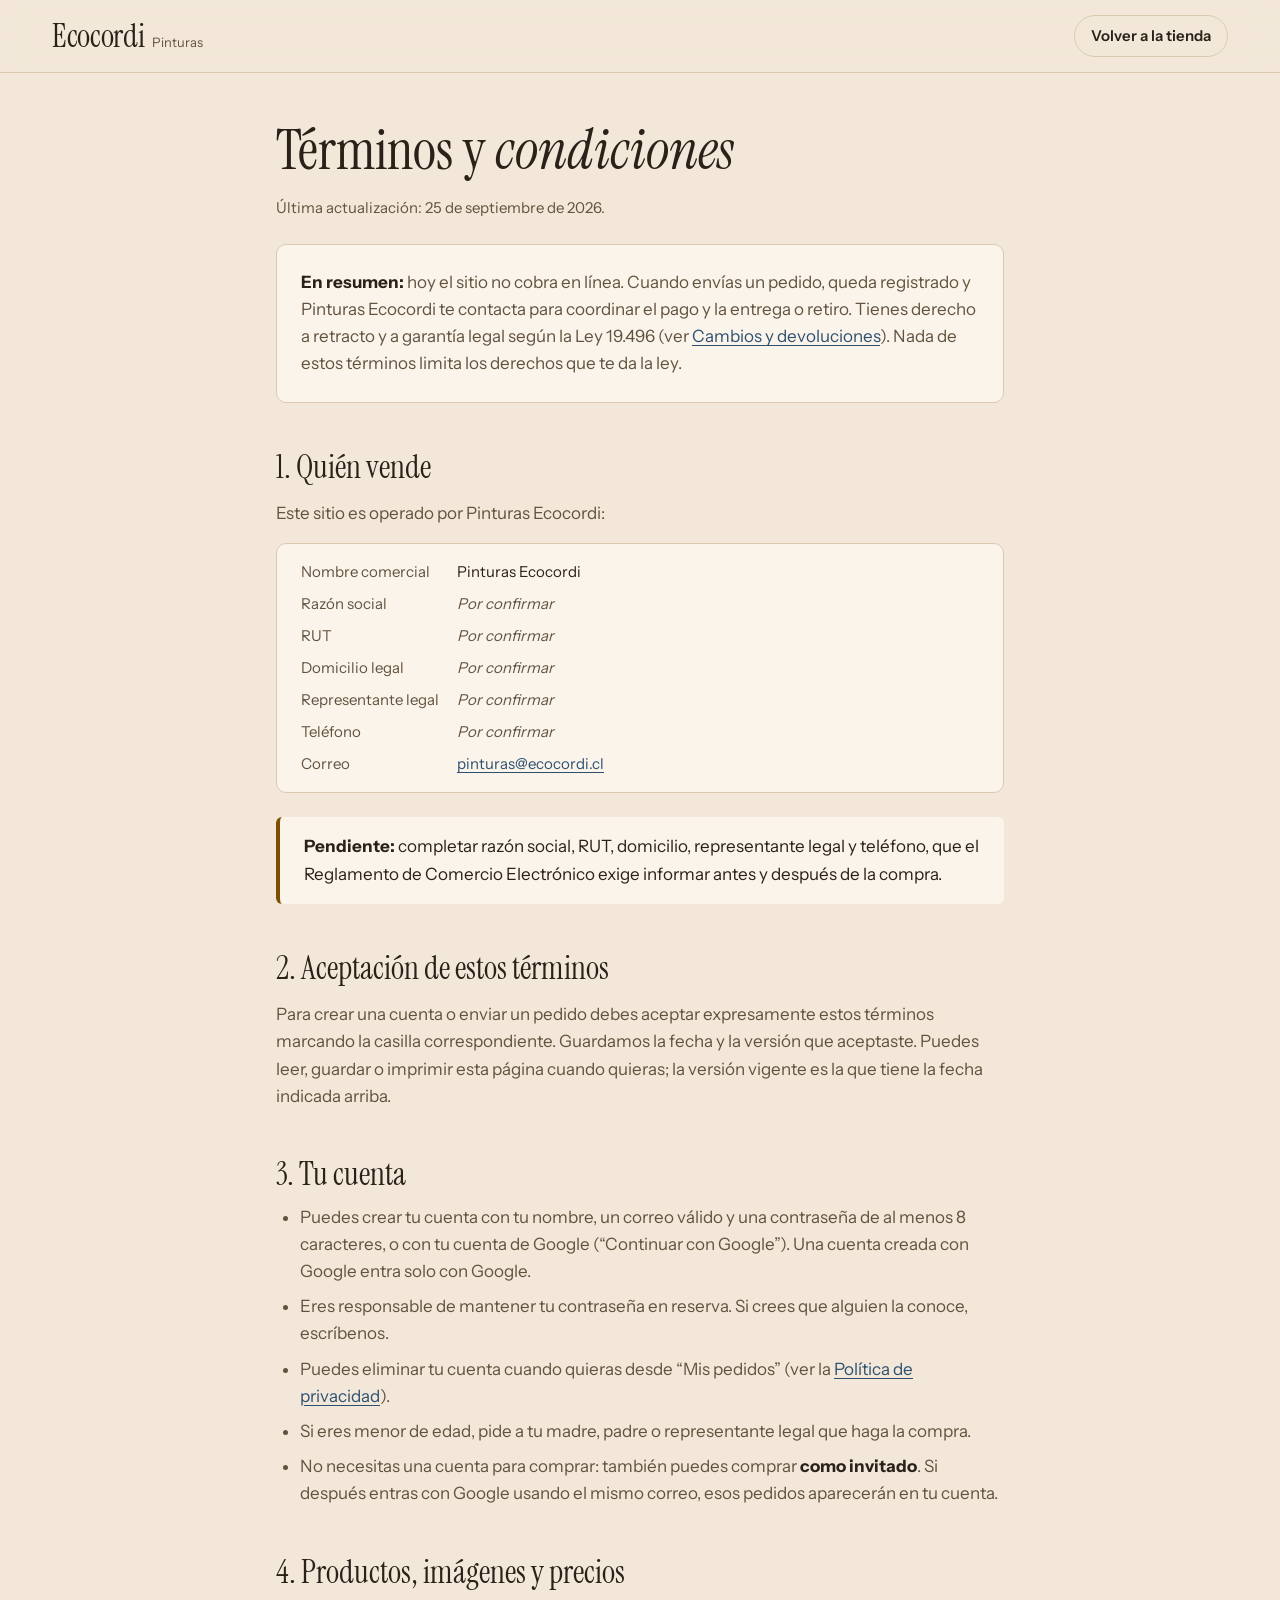
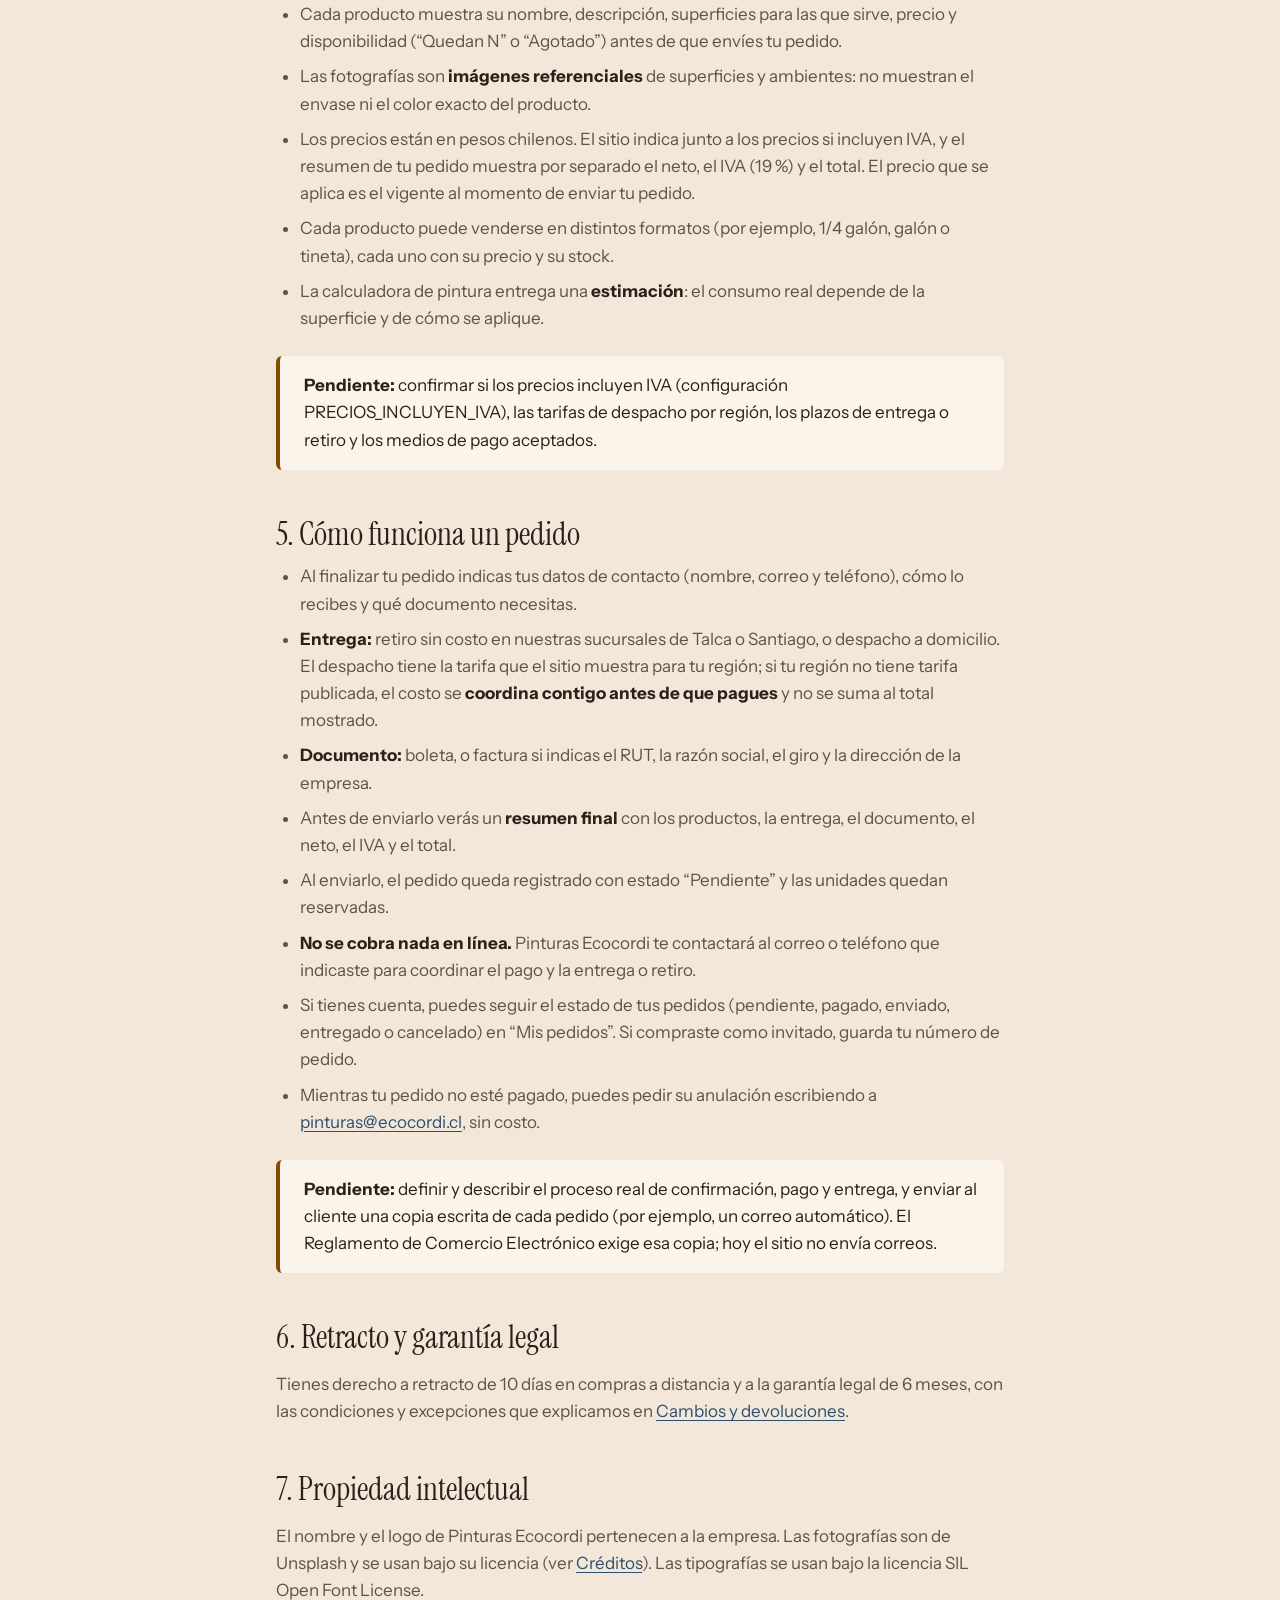
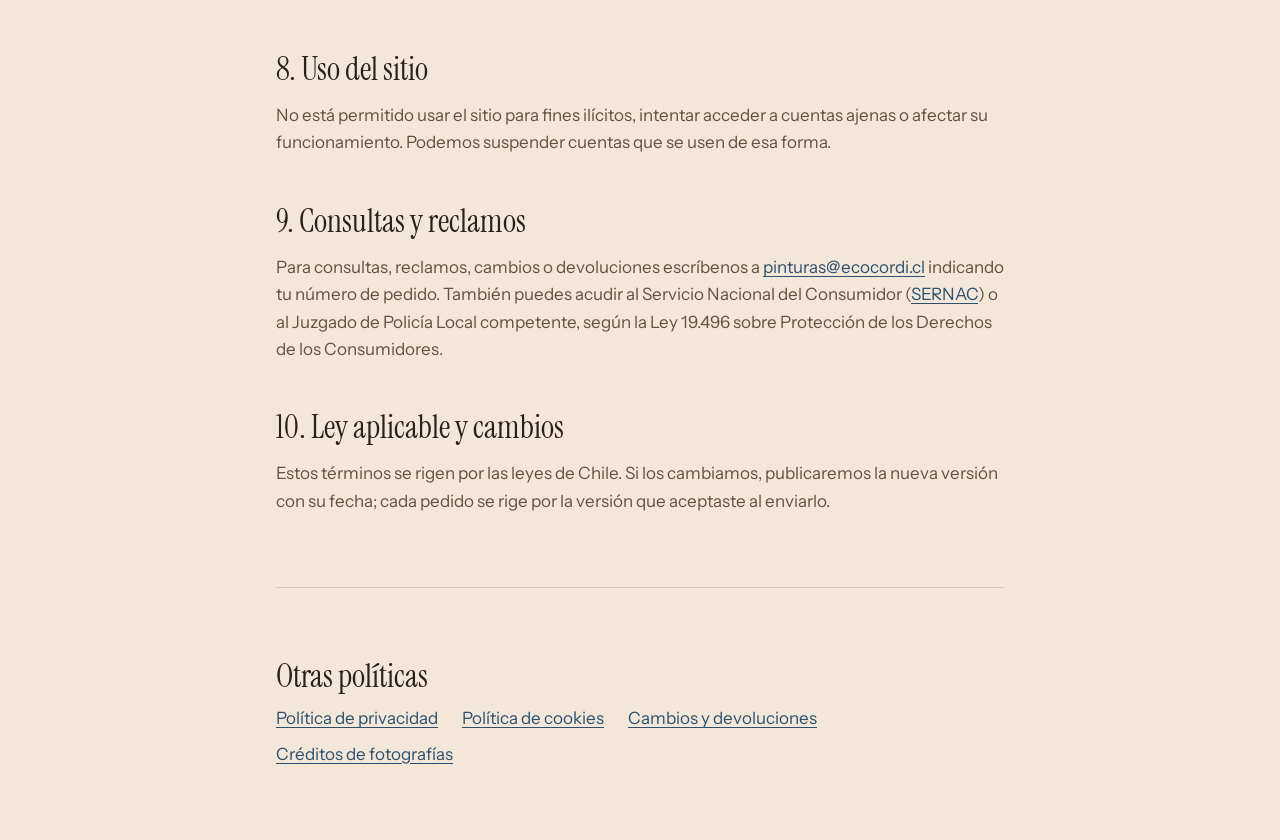
<file: terminos.html>
<!DOCTYPE html>
<html lang="es" data-luz="manana">
<head>
  <meta charset="UTF-8" />
  <meta name="viewport" content="width=device-width, initial-scale=1.0" />
  <title>Términos y condiciones | Pinturas Ecocordi</title>
  <link rel="icon" href="img/favicon.png" type="image/png" />
  <link rel="stylesheet" href="css/estilos.css" />
  <script src="js/luz.js"></script>
</head>
<body>
  <!-- Página generada por legales/generar.py: edita ese archivo, no este. -->
  <a class="saltar" href="#contenido">Saltar al contenido</a>
  <header class="cabecera">
    <div class="contenedor cabecera__interior">
      <a href="index.html" class="marca" aria-label="Pinturas Ecocordi, volver a la tienda">
        <span class="marca__nombre">Ecocordi</span>
        <span class="marca__sub">Pinturas</span>
      </a>
      <div class="cabecera__acciones">
        <a href="index.html" class="cuenta__link">Volver a la tienda</a>
      </div>
    </div>
  </header>
  <main class="contenedor legal" id="contenido">
    <h1>Términos y <em>condiciones</em></h1>
    <p class="legal__fecha">Última actualización: 25 de septiembre de 2026.</p>

    <div class="legal__resumen">
      <p><strong>En resumen:</strong> hoy el sitio no cobra en línea. Cuando envías un pedido, queda
      registrado y Pinturas Ecocordi te contacta para coordinar el pago y la entrega o retiro.
      Tienes derecho a retracto y a garantía legal según la Ley 19.496 (ver
      <a href="devoluciones.html">Cambios y devoluciones</a>). Nada de estos términos limita
      los derechos que te da la ley.</p>
    </div>

    <h2>1. Quién vende</h2>
    <p>Este sitio es operado por Pinturas Ecocordi:</p>
    <dl class="datos-empresa">
      <div><dt>Nombre comercial</dt><dd>Pinturas Ecocordi</dd></div>
      <div><dt>Razón social</dt><dd class="por-confirmar">Por confirmar</dd></div>
      <div><dt>RUT</dt><dd class="por-confirmar">Por confirmar</dd></div>
      <div><dt>Domicilio legal</dt><dd class="por-confirmar">Por confirmar</dd></div>
      <div><dt>Representante legal</dt><dd class="por-confirmar">Por confirmar</dd></div>
      <div><dt>Teléfono</dt><dd class="por-confirmar">Por confirmar</dd></div>
      <div><dt>Correo</dt><dd><a href="mailto:pinturas@ecocordi.cl">pinturas@ecocordi.cl</a></dd></div>
    </dl>
    <div class="legal__pendiente"><p><strong>Pendiente:</strong> completar razón social, RUT, domicilio, representante legal y teléfono, que el Reglamento de Comercio Electrónico exige informar antes y después de la compra.</p></div>

    <h2>2. Aceptación de estos términos</h2>
    <p>Para crear una cuenta o enviar un pedido debes aceptar expresamente estos términos marcando
    la casilla correspondiente. Guardamos la fecha y la versión que aceptaste. Puedes leer, guardar o
    imprimir esta página cuando quieras; la versión vigente es la que tiene la fecha indicada arriba.</p>

    <h2>3. Tu cuenta</h2>
    <ul>
      <li>Puedes crear tu cuenta con tu nombre, un correo válido y una contraseña de al menos 8 caracteres, o con tu cuenta de Google (“Continuar con Google”). Una cuenta creada con Google entra solo con Google.</li>
      <li>Eres responsable de mantener tu contraseña en reserva. Si crees que alguien la conoce, escríbenos.</li>
      <li>Puedes eliminar tu cuenta cuando quieras desde “Mis pedidos” (ver la <a href="privacidad.html">Política de privacidad</a>).</li>
      <li>Si eres menor de edad, pide a tu madre, padre o representante legal que haga la compra.</li>
      <li>No necesitas una cuenta para comprar: también puedes comprar <strong>como invitado</strong>. Si después entras con Google usando el mismo correo, esos pedidos aparecerán en tu cuenta.</li>
    </ul>

    <h2>4. Productos, imágenes y precios</h2>
    <ul>
      <li>Cada producto muestra su nombre, descripción, superficies para las que sirve, precio y disponibilidad (“Quedan N” o “Agotado”) antes de que envíes tu pedido.</li>
      <li>Las fotografías son <strong>imágenes referenciales</strong> de superficies y ambientes: no muestran el envase ni el color exacto del producto.</li>
      <li>Los precios están en pesos chilenos. El sitio indica junto a los precios si incluyen IVA, y el resumen de tu pedido muestra por separado el neto, el IVA (19 %) y el total. El precio que se aplica es el vigente al momento de enviar tu pedido.</li>
      <li>Cada producto puede venderse en distintos formatos (por ejemplo, 1/4 galón, galón o tineta), cada uno con su precio y su stock.</li>
      <li>La calculadora de pintura entrega una <strong>estimación</strong>: el consumo real depende de la superficie y de cómo se aplique.</li>
    </ul>
    <div class="legal__pendiente"><p><strong>Pendiente:</strong> confirmar si los precios incluyen IVA (configuración PRECIOS_INCLUYEN_IVA), las tarifas de despacho por región, los plazos de entrega o retiro y los medios de pago aceptados.</p></div>

    <h2>5. Cómo funciona un pedido</h2>
    <ul>
      <li>Al finalizar tu pedido indicas tus datos de contacto (nombre, correo y teléfono), cómo lo recibes y qué documento necesitas.</li>
      <li><strong>Entrega:</strong> retiro sin costo en nuestras sucursales de Talca o Santiago, o despacho a domicilio. El despacho tiene la tarifa que el sitio muestra para tu región; si tu región no tiene tarifa publicada, el costo se <strong>coordina contigo antes de que pagues</strong> y no se suma al total mostrado.</li>
      <li><strong>Documento:</strong> boleta, o factura si indicas el RUT, la razón social, el giro y la dirección de la empresa.</li>
      <li>Antes de enviarlo verás un <strong>resumen final</strong> con los productos, la entrega, el documento, el neto, el IVA y el total.</li>
      <li>Al enviarlo, el pedido queda registrado con estado “Pendiente” y las unidades quedan reservadas.</li>
      <li><strong>No se cobra nada en línea.</strong> Pinturas Ecocordi te contactará al correo o teléfono que indicaste para coordinar el pago y la entrega o retiro.</li>
      <li>Si tienes cuenta, puedes seguir el estado de tus pedidos (pendiente, pagado, enviado, entregado o cancelado) en “Mis pedidos”. Si compraste como invitado, guarda tu número de pedido.</li>
      <li>Mientras tu pedido no esté pagado, puedes pedir su anulación escribiendo a <a href="mailto:pinturas@ecocordi.cl">pinturas@ecocordi.cl</a>, sin costo.</li>
    </ul>
    <div class="legal__pendiente"><p><strong>Pendiente:</strong> definir y describir el proceso real de confirmación, pago y entrega, y enviar al cliente una copia escrita de cada pedido (por ejemplo, un correo automático). El Reglamento de Comercio Electrónico exige esa copia; hoy el sitio no envía correos.</p></div>

    <h2>6. Retracto y garantía legal</h2>
    <p>Tienes derecho a retracto de 10 días en compras a distancia y a la garantía legal de 6 meses,
    con las condiciones y excepciones que explicamos en <a href="devoluciones.html">Cambios y devoluciones</a>.</p>

    <h2>7. Propiedad intelectual</h2>
    <p>El nombre y el logo de Pinturas Ecocordi pertenecen a la empresa. Las fotografías son de
    Unsplash y se usan bajo su licencia (ver <a href="creditos.html">Créditos</a>). Las tipografías
    se usan bajo la licencia SIL Open Font License.</p>

    <h2>8. Uso del sitio</h2>
    <p>No está permitido usar el sitio para fines ilícitos, intentar acceder a cuentas ajenas o
    afectar su funcionamiento. Podemos suspender cuentas que se usen de esa forma.</p>

    <h2>9. Consultas y reclamos</h2>
    <p>Para consultas, reclamos, cambios o devoluciones escríbenos a <a href="mailto:pinturas@ecocordi.cl">pinturas@ecocordi.cl</a>
    indicando tu número de pedido. También puedes acudir al Servicio Nacional del Consumidor
    (<a href="https://www.sernac.cl" target="_blank" rel="noopener">SERNAC</a>) o al Juzgado de Policía
    Local competente, según la Ley 19.496 sobre Protección de los Derechos de los Consumidores.</p>

    <h2>10. Ley aplicable y cambios</h2>
    <p>Estos términos se rigen por las leyes de Chile. Si los cambiamos, publicaremos la nueva versión
    con su fecha; cada pedido se rige por la versión que aceptaste al enviarlo.</p>

    <nav class="legal__otras" aria-label="Otras políticas">
      <h2>Otras políticas</h2>
      <ul><li><a href="privacidad.html">Política de privacidad</a></li><li><a href="cookies.html">Política de cookies</a></li><li><a href="devoluciones.html">Cambios y devoluciones</a></li><li><a href="creditos.html">Créditos de fotografías</a></li></ul>
    </nav>
  </main>
</body>
</html>
</file>
<file: css/estilos.css>
/* ============================================================
   PINTURAS ECOCORDI · Hoja de estilos
   Dirección visual: "Luz de ventana".
   Idea: el mismo color cambia con la luz del día. La página tiene tres
   luces (mañana, tarde y noche) que cambian TODOS los colores a la vez.
   js/luz.js elige la luz según la hora y la escribe en <html data-luz="...">.

   ÍNDICE
    0. Fuentes (servidas desde /fonts: la CSP bloquea Google Fonts)
    1. Variables: la luz de la mañana (valores por defecto)
    2. Variables: luz de la tarde y de la noche
    3. Base y utilidades
    4. Botones y campos
    5. Cabecera
    6. Portada y "ventana"
    7. ¿Qué vas a pintar? (filtro)
    8. Catálogo y calculadora
    9. Beneficios, nosotros y sucursales
   10. Pie y WhatsApp
   11. Ventanas, carrito, avisos y diálogo
   11b. Finalizar pedido · 11c. Asistente (burbuja de chat)
   12. Panel de administración
   13. Páginas simples (legales y créditos)
   14. Pantallas medianas y pequeñas
   15. Movimiento reducido
   ============================================================ */

/* ============ 0. FUENTES ============ */
@font-face {
  font-family: "Instrument Serif";
  src: url("../fonts/instrument-serif-400.woff2") format("woff2");
  font-weight: 400; font-style: normal; font-display: swap;
}
@font-face {
  font-family: "Instrument Serif";
  src: url("../fonts/instrument-serif-400-italic.woff2") format("woff2");
  font-weight: 400; font-style: italic; font-display: swap;
}
@font-face {
  font-family: "Instrument Sans";
  src: url("../fonts/instrument-sans-400-700.woff2") format("woff2");
  font-weight: 400 700; font-style: normal; font-display: swap;
}

/* ============ 1. VARIABLES: LUZ DE LA MAÑANA ============
   Luz fría y clara, con un toque azul. Todos los textos cumplen contraste AA
   (mínimo 5,2:1). */
:root {
  --muro:         #EEF2F5;  /* fondo general: muro recién pintado, luz fría */
  --muro-2:       #E1E8EE;  /* franjas alternas */
  --papel:        #F8FAFC;  /* tarjetas, ventanas, carrito */
  --texto:        #1E2630;  /* grafito azulado */
  --texto-2:      #525E6B;  /* pizarra: texto secundario */
  --linea:        #D0D9E1;
  --acento:       #2E5878;  /* azul acero profundo: botones y enlaces */
  --acento-hover: #244A67;
  --sobre-acento: #FFFFFF;  /* texto encima del acento */
  --aviso:        #8A5A00;  /* "Quedan N" */
  --error:        #A3302A;  /* "Agotado" y errores */
  --exito:        #2E5878;
  --foco:         #2D5BA8;

  /* Cómo se "ilumina" la foto de la ventana y las fotos de superficies */
  --foto-filtro:  brightness(1.1) saturate(0.88) contrast(1.02) hue-rotate(-6deg);
  --ventana-tinte: linear-gradient(180deg, rgba(214, 229, 255, 0.28), rgba(255, 255, 255, 0.05));
  --ventana-rayo: rgba(255, 252, 240, 0.55);
  /* Degradado oscuro bajo el texto blanco de las fotos (legible aunque la foto sea clara) */
  --scrim: linear-gradient(180deg, rgba(14, 20, 28, 0) 30%, rgba(14, 20, 28, 0.55) 58%, rgba(14, 20, 28, 0.9) 100%);

  /* Estados de pedido (fondo suave + texto oscuro) */
  --pendiente-fondo: #F8ECD4; --pendiente-texto: #704600;
  --pagado-fondo:    #E1EAF4; --pagado-texto:    #1E4E80;
  --enviado-fondo:   #E7E4F1; --enviado-texto:   #4A3F7A;
  --entregado-fondo: #E0ECE4; --entregado-texto: #28503B;
  --cancelado-fondo: #F5E0DE; --cancelado-texto: #8C2A24;

  /* Punto de color de cada superficie (solo decorativo, nunca como texto) */
  --sup-madera: #A77B4F; --sup-metal: #6E7479; --sup-exterior: #6E8BA3;
  --sup-techo:  #A0573F; --sup-interior: #7E927F;

  /* Tipografía */
  --serif: "Instrument Serif", "Iowan Old Style", Georgia, "Times New Roman", serif;
  --sans:  "Instrument Sans", system-ui, "Segoe UI", Roboto, Arial, sans-serif;
  --txt-xs:  0.8125rem;
  --txt-sm:  0.9375rem;
  --txt-md:  1.0625rem;
  --txt-lg:  1.25rem;
  --txt-xl:  clamp(1.625rem, 1.3rem + 1vw, 2rem);
  --txt-2xl: clamp(2.25rem, 1.5rem + 2.6vw, 3.5rem);
  --txt-3xl: clamp(3rem, 1.6rem + 5.4vw, 6.25rem);

  /* Espacios (escala de 4px) */
  --esp-1: 0.25rem; --esp-2: 0.5rem; --esp-3: 0.75rem; --esp-4: 1rem;
  --esp-5: 1.5rem;  --esp-6: 2rem;   --esp-7: 3rem;    --esp-8: 4.5rem;
  --esp-seccion: clamp(4rem, 2.5rem + 6vw, 8rem);

  --radio-sm: 6px;
  --radio:    10px;
  --radio-lg: 18px;
  --ancho-max: 1240px;
  --alto-cabecera: 72px;

  /* Movimiento */
  --curva-salida: cubic-bezier(0.23, 1, 0.32, 1);
  --curva-panel:  cubic-bezier(0.32, 0.72, 0, 1);
  --rapido: 160ms;
  --medio:  260ms;
  --cambio-luz: 700ms;  /* cuánto demora la página en "cambiar de luz" */

  --sombra-flotante: 0 18px 48px rgba(22, 32, 44, 0.16);
  color-scheme: light;
}

/* ============ 2. LUZ DE LA TARDE Y DE LA NOCHE ============ */
/* Tarde: luz dorada y baja. Todo se entibia. */
:root[data-luz="tarde"] {
  --muro:         #F2E7D8;
  --muro-2:       #E9DAC6;
  --papel:        #FBF4EA;
  --texto:        #2A2118;
  --texto-2:      #62533F;
  --linea:        #DCCAB2;
  --acento:       #2D5070;
  --acento-hover: #23425E;
  --exito:        #2D5070;
  --aviso:        #7E4E00;
  --error:        #9C2E28;
  --foto-filtro:  saturate(1.12) sepia(0.12) contrast(1.03);
  --ventana-tinte: linear-gradient(200deg, rgba(255, 170, 70, 0.28), rgba(255, 120, 40, 0.08));
  --ventana-rayo: rgba(255, 196, 120, 0.5);
  --pendiente-fondo: #F5E3C4; --pagado-fondo: #E3E6EA; --enviado-fondo: #E9E1E9;
  --entregado-fondo: #DFE6D6; --cancelado-fondo: #F2D9D2;
}

/* Noche: la ventana se oscurece y queda una lámpara cálida.
   La página entera pasa a fondo oscuro (y los controles del navegador también). */
:root[data-luz="noche"] {
  --muro:         #1E2733;
  --muro-2:       #18202A;
  --papel:        #253040;
  --texto:        #EEF1F4;
  --texto-2:      #B4BECB;
  --linea:        #384556;
  --acento:       #9DC0E3;
  --acento-hover: #B6D1EC;
  --sobre-acento: #0F1D2B;
  --aviso:        #F2C46B;
  --error:        #F2988F;
  --exito:        #9DC0E3;
  --foco:         #9DC0FF;
  --foto-filtro:  brightness(0.62) saturate(0.7) contrast(1.05);
  --ventana-tinte: radial-gradient(circle at 78% 88%, rgba(255, 190, 110, 0.35), transparent 55%),
                   linear-gradient(180deg, rgba(18, 28, 48, 0.62), rgba(18, 28, 48, 0.4));
  --ventana-rayo: rgba(255, 200, 130, 0.12);
  --pendiente-fondo: #4A3A1C; --pendiente-texto: #F6D595;
  --pagado-fondo:    #1F3550; --pagado-texto:    #B9D3F2;
  --enviado-fondo:   #342E4F; --enviado-texto:   #D3CBF2;
  --entregado-fondo: #20392D; --entregado-texto: #B7DCC6;
  --cancelado-fondo: #4B2522; --cancelado-texto: #F6B7B0;
  --sombra-flotante: 0 18px 48px rgba(0, 0, 0, 0.45);
  color-scheme: dark;
}

/* ============ 3. BASE Y UTILIDADES ============ */
*, *::before, *::after { box-sizing: border-box; margin: 0; padding: 0; }

html {
  scroll-behavior: smooth;
  scroll-padding-top: calc(var(--alto-cabecera) + var(--esp-4));
  -webkit-text-size-adjust: 100%;
}

body {
  font-family: var(--sans);
  font-size: var(--txt-md);
  line-height: 1.6;
  color: var(--texto);
  background: var(--muro);
  -webkit-font-smoothing: antialiased;
  /* El cambio de luz es suave, como cuando pasa una nube */
  transition: background-color var(--cambio-luz) ease, color var(--cambio-luz) ease;
}

img, svg { display: block; max-width: 100%; }
img { height: auto; }
button, input, select, textarea { font: inherit; color: inherit; }
button { cursor: pointer; background: none; border: none; }
a { color: var(--acento); text-underline-offset: 3px; }
ul { list-style: none; }
h1, h2, h3 { font-family: var(--serif); font-weight: 400; line-height: 1.05; text-wrap: balance; }
em { font-family: var(--serif); font-style: italic; }
p { text-wrap: pretty; }

/* Foco de teclado SIEMPRE visible */
:focus-visible { outline: 3px solid var(--foco); outline-offset: 3px; border-radius: var(--radio-sm); }

.contenedor { width: 100%; max-width: var(--ancho-max); margin-inline: auto; padding-inline: var(--esp-6); }
.sprite { display: none; }
.icono {
  width: 1.25em; height: 1.25em; flex-shrink: 0;
  fill: none; stroke: currentColor; stroke-width: 1.6;
  stroke-linecap: round; stroke-linejoin: round;
}
.solo-lector { position: absolute; width: 1px; height: 1px; overflow: hidden; clip-path: inset(50%); white-space: nowrap; }
.saltar {
  position: absolute; left: var(--esp-4); top: -100px; z-index: 1000;
  background: var(--acento); color: var(--sobre-acento); font-weight: 600;
  padding: var(--esp-2) var(--esp-4); border-radius: var(--radio-sm);
}
.saltar:focus { top: var(--esp-2); }
.por-confirmar { color: var(--texto-2); font-style: italic; }

/* Todas las superficies de color cambian suavemente de luz */
.cabecera, .filtro, .calculadora, .beneficios, .modal, .carrito, .carrito__pie,
.aviso, .dialogo, .sucursal, .campo__control, .luz-control__boton, .atajo {
  transition: background-color var(--cambio-luz) ease, color var(--cambio-luz) ease,
              border-color var(--cambio-luz) ease;
}
/* Las fotos también "reciben" la luz del momento */
.ventana__foto, .filtro__foto, .producto__foto img, .nosotros__foto img, .item__imagen, .admin-prod__img {
  filter: var(--foto-filtro);
  transition: filter var(--cambio-luz) ease, transform 600ms var(--curva-salida);
}

/* ============ 4. BOTONES Y CAMPOS ============ */
.boton {
  display: inline-flex; align-items: center; justify-content: center; gap: var(--esp-2);
  min-height: 46px; padding: var(--esp-2) var(--esp-6);
  border: 1.5px solid transparent; border-radius: 999px;
  font-weight: 600; font-size: var(--txt-sm); line-height: 1.2; text-decoration: none;
  transition: background-color var(--rapido) var(--curva-salida), border-color var(--rapido) var(--curva-salida),
              color var(--rapido) var(--curva-salida), transform var(--rapido) var(--curva-salida);
}
.boton:active:not(:disabled) { transform: scale(0.97); }
.boton--principal { background: var(--acento); color: var(--sobre-acento); }
.boton--secundario { color: var(--texto); border-color: var(--texto); }
.boton--peligro { background: var(--error); color: var(--muro); }
.boton--ancho { width: 100%; }
.boton:disabled { background: transparent; color: var(--texto-2); border-color: var(--linea); cursor: not-allowed; }
@media (hover: hover) {
  .boton--principal:hover:not(:disabled) { background: var(--acento-hover); }
  .boton--secundario:hover { background: var(--texto); color: var(--muro); }
}

.enlace-flecha {
  display: inline-flex; align-items: center; gap: var(--esp-2); min-height: 44px;
  font-weight: 600; color: var(--acento); text-decoration: none;
  border-bottom: 1.5px solid currentColor;
}
.enlace-flecha .icono { transition: transform var(--rapido) var(--curva-salida); }
.enlace-flecha:hover .icono { transform: translateX(4px); }

.campo { display: flex; flex-direction: column; gap: var(--esp-1); }
.campo__etiqueta { font-size: var(--txt-xs); font-weight: 600; }
.campo__control {
  width: 100%; min-height: 46px; padding: var(--esp-2) var(--esp-3);
  background: var(--muro); color: var(--texto);
  border: 1.5px solid var(--linea); border-radius: var(--radio-sm);
}
.campo__control::placeholder { color: var(--texto-2); opacity: 0.85; }
.campo__control:focus { outline: none; border-color: var(--acento); box-shadow: 0 0 0 3px color-mix(in srgb, var(--acento) 25%, transparent); }
.campo__control:disabled { opacity: 0.7; cursor: not-allowed; }

/* ============ 5. CABECERA ============ */
.cabecera {
  position: sticky; top: 0; z-index: 100;
  background: color-mix(in srgb, var(--muro) 88%, transparent);
  backdrop-filter: blur(12px); -webkit-backdrop-filter: blur(12px);
  border-bottom: 1px solid var(--linea);
}
.cabecera__interior { display: flex; align-items: center; gap: var(--esp-6); min-height: var(--alto-cabecera); }

.marca { display: inline-flex; align-items: baseline; gap: var(--esp-2); color: var(--texto); text-decoration: none; flex-shrink: 0; }
.marca__nombre { font-family: var(--serif); font-size: 2rem; line-height: 1; letter-spacing: -0.01em; }
.marca__sub { font-size: var(--txt-xs); color: var(--texto-2); }

.menu { display: flex; gap: var(--esp-1); margin-right: auto; }
.menu__link {
  padding: var(--esp-2) var(--esp-3); color: var(--texto-2); text-decoration: none;
  font-size: var(--txt-sm); font-weight: 500; border-radius: var(--radio-sm);
}
.menu__link:hover { color: var(--texto); }
.menu__link[aria-current="page"] { color: var(--texto); text-decoration: underline; text-underline-offset: 6px; text-decoration-thickness: 1.5px; }

.cabecera__acciones { display: flex; align-items: center; gap: var(--esp-2); margin-left: auto; }
.cuenta-area { display: flex; align-items: center; gap: var(--esp-2); }
.cuenta__saludo { color: var(--texto-2); font-size: var(--txt-sm); white-space: nowrap; }
.cuenta__boton, .cuenta__link, .cuenta__entrar {
  display: inline-flex; align-items: center; gap: var(--esp-2);
  min-height: 42px; padding: var(--esp-1) var(--esp-4);
  color: var(--texto); font-size: var(--txt-sm); font-weight: 600; text-decoration: none; white-space: nowrap;
  border: 1.5px solid var(--linea); border-radius: 999px;
}
.cuenta__boton:hover, .cuenta__link:hover, .cuenta__entrar:hover { border-color: var(--texto); }
.cuenta__salir { min-height: 42px; padding: var(--esp-1) var(--esp-2); color: var(--texto-2); font-size: var(--txt-sm); text-decoration: underline; }
.cuenta__salir:hover { color: var(--texto); }

.boton-carrito {
  display: inline-flex; align-items: center; gap: var(--esp-2);
  min-height: 42px; padding: var(--esp-1) var(--esp-2) var(--esp-1) var(--esp-4);
  background: var(--acento); color: var(--sobre-acento);
  font-weight: 600; font-size: var(--txt-sm); border-radius: 999px;
  transition: background-color var(--rapido) var(--curva-salida);
}
.boton-carrito:hover { background: var(--acento-hover); }
.boton-carrito__contador {
  min-width: 28px; height: 28px; display: grid; place-items: center; padding-inline: 6px;
  background: var(--sobre-acento); color: var(--acento);
  font-size: var(--txt-xs); font-weight: 700; font-variant-numeric: tabular-nums; border-radius: 999px;
}
.cabecera__menu-boton { display: none; width: 44px; height: 44px; align-items: center; justify-content: center; color: var(--texto); border-radius: 999px; }
.cabecera__menu-boton .icono { width: 24px; height: 24px; }

/* ============ 6. PORTADA Y "VENTANA" ============ */
.portada { position: relative; padding-block: var(--esp-7) var(--esp-seccion); overflow: hidden; }
.portada__interior {
  display: grid; grid-template-columns: minmax(0, 1.15fr) minmax(0, 0.85fr);
  align-items: center; gap: clamp(2rem, 1rem + 4vw, 5rem);
}
.portada__titulo { font-size: var(--txt-3xl); letter-spacing: -0.02em; line-height: 0.95; }
.portada__titulo em { display: block; }
.portada__bajada { margin-top: var(--esp-5); max-width: 40ch; font-size: var(--txt-lg); color: var(--texto-2); line-height: 1.5; }

.portada__pregunta { margin-top: var(--esp-6); font-family: var(--serif); font-size: var(--txt-xl); }
.portada__atajos { display: flex; flex-wrap: wrap; gap: var(--esp-2); margin-top: var(--esp-3); }
.atajo {
  min-height: 44px; padding: var(--esp-2) var(--esp-5);
  border: 1.5px solid var(--linea); border-radius: 999px;
  font-weight: 600; font-size: var(--txt-sm); color: var(--texto); background: var(--papel);
}
.atajo:hover { border-color: var(--texto); }
.atajo:active { transform: scale(0.97); }

.luz-control { margin-top: var(--esp-6); }
.luz-control__titulo { font-size: var(--txt-sm); color: var(--texto-2); margin-bottom: var(--esp-2); }
.luz-control__opciones {
  display: inline-flex; padding: 4px; gap: 2px;
  background: var(--muro-2); border-radius: 999px; border: 1px solid var(--linea);
}
.luz-control__boton {
  display: inline-flex; align-items: center; gap: var(--esp-2);
  min-height: 40px; padding: var(--esp-1) var(--esp-4);
  border-radius: 999px; font-size: var(--txt-sm); font-weight: 600; color: var(--texto-2);
}
.luz-control__boton:hover { color: var(--texto); }
.luz-control__boton[aria-pressed="true"] { background: var(--papel); color: var(--texto); box-shadow: 0 1px 4px rgba(0, 0, 0, 0.12); }

/* La ventana: marco en arco, foto real y una capa de luz que cambia con la hora */
.ventana { position: relative; justify-self: end; width: min(100%, 460px); }
.ventana__foto, .ventana__luz {
  width: 100%; aspect-ratio: 3 / 4; object-fit: cover;
  border-radius: 999px 999px var(--radio-lg) var(--radio-lg);
}
.ventana__luz {
  position: absolute; inset: 0; height: auto;
  background: var(--ventana-tinte);
  pointer-events: none; overflow: hidden;
  transition: background var(--cambio-luz) ease;
}
/* Un rayo de luz que se mueve muy lento por el muro */
.ventana__luz::after {
  content: ""; position: absolute; inset: -20% -60%;
  background: linear-gradient(105deg, transparent 38%, var(--ventana-rayo) 50%, transparent 62%);
  mix-blend-mode: soft-light;
  animation: rayo 14s ease-in-out infinite alternate;
}
@keyframes rayo { from { transform: translateX(-12%); } to { transform: translateX(12%); } }
.ventana__pie { margin-top: var(--esp-3); font-family: var(--serif); font-style: italic; font-size: var(--txt-lg); color: var(--texto-2); text-align: center; }

/* ============ 7. ¿QUÉ VAS A PINTAR? (FILTRO) ============ */
.seccion__cabecera { margin-bottom: var(--esp-7); max-width: 58ch; }
.seccion__cabecera--fila { display: flex; flex-wrap: wrap; align-items: baseline; justify-content: space-between; gap: var(--esp-3) var(--esp-6); max-width: none; }
.seccion__titulo { font-size: var(--txt-2xl); letter-spacing: -0.01em; }
.seccion__bajada { margin-top: var(--esp-3); color: var(--texto-2); font-size: var(--txt-lg); line-height: 1.5; }

.superficies { padding-block: 0 var(--esp-seccion); }
/* 5 fotos grandes + "Todas" más angosta (no tiene foto) */
.filtros { display: grid; grid-template-columns: repeat(5, minmax(0, 1fr)) minmax(0, 0.6fr); gap: var(--esp-3); }
.filtro {
  position: relative; display: block; text-align: left; text-decoration: none;
  aspect-ratio: 3 / 4; overflow: hidden;
  border-radius: var(--radio-lg); background: var(--muro-2); color: #FFFFFF;
  isolation: isolate;
}
.filtro__foto { position: absolute; inset: 0; width: 100%; height: 100%; object-fit: cover; z-index: -2; }
.filtro::before { content: ""; position: absolute; inset: 0; background: var(--scrim); z-index: -1; }
.filtro__texto { position: absolute; inset: auto 0 0 0; display: flex; flex-direction: column; gap: 2px; padding: var(--esp-4); }
.filtro__nombre { font-family: var(--serif); font-size: clamp(1.5rem, 1.2rem + 0.9vw, 2rem); line-height: 1; }
.filtro__detalle { font-size: var(--txt-xs); line-height: 1.35; opacity: 0.92; }
@media (hover: hover) { .filtro:hover .filtro__foto { transform: scale(1.05); } }
.filtro:active { transform: scale(0.98); }
/* Superficie elegida: marco de su color + marca */
.filtro--activo { box-shadow: 0 0 0 3px var(--muro), 0 0 0 6px var(--acento); }
.filtro--activo::after {
  content: "✓"; position: absolute; top: var(--esp-3); right: var(--esp-3);
  width: 32px; height: 32px; display: grid; place-items: center;
  background: var(--acento); color: var(--sobre-acento); border-radius: 50%; font-weight: 700;
}
/* "Todas": sin foto, sobre el muro */
.filtro--todas { aspect-ratio: auto; color: var(--texto); background: var(--muro-2); border: 1.5px dashed var(--linea); }
.filtro--todas::before { display: none; }

/* ============ 8. CATÁLOGO Y CALCULADORA ============ */
.destacados { padding-block: var(--esp-seccion); background: var(--muro-2); transition: background-color var(--cambio-luz) ease; }
.catalogo__estado { font-size: var(--txt-sm); color: var(--texto-2); font-variant-numeric: tabular-nums; }
.catalogo__estado strong { color: var(--texto); }
.catalogo__quitar { margin-left: var(--esp-2); min-height: 32px; color: var(--acento); font-weight: 600; text-decoration: underline; }

/* Productos: lista editorial a dos columnas (sin cajas ni sombras) */
.productos { display: grid; grid-template-columns: repeat(3, minmax(0, 1fr)); gap: var(--esp-8) var(--esp-6); }
.producto { display: flex; flex-direction: column; gap: var(--esp-3); }
.producto__foto { aspect-ratio: 4 / 3; overflow: hidden; border-radius: var(--radio-lg); background: var(--muro); }
.producto__foto img { width: 100%; height: 100%; object-fit: cover; }
@media (hover: hover) { .producto:hover .producto__foto img { transform: scale(1.04); } }
.producto__cuerpo { display: flex; flex-direction: column; gap: var(--esp-2); }
.producto__nombre { font-size: clamp(1.625rem, 1.3rem + 0.8vw, 2.125rem); }
.producto__desc { color: var(--texto-2); font-size: var(--txt-sm); line-height: 1.55; max-width: 46ch; }
.producto__superficies { display: flex; flex-wrap: wrap; gap: var(--esp-1) var(--esp-3); font-size: var(--txt-xs); color: var(--texto-2); }
.producto__superficies li { display: inline-flex; align-items: center; gap: 6px; }
.producto__superficies li::before { content: ""; width: 8px; height: 8px; border-radius: 50%; background: var(--sup, var(--texto-2)); }
.sup--madera { --sup: var(--sup-madera); } .sup--metal { --sup: var(--sup-metal); }
.sup--exterior { --sup: var(--sup-exterior); } .sup--techo { --sup: var(--sup-techo); }
.sup--interior { --sup: var(--sup-interior); }
.producto__pie {
  display: flex; flex-wrap: wrap; align-items: center; justify-content: space-between; gap: var(--esp-3);
  margin-top: var(--esp-2); padding-top: var(--esp-3); border-top: 1px solid var(--linea);
}
.producto__precio { font-size: var(--txt-lg); font-weight: 600; font-variant-numeric: tabular-nums; }
.producto__formato { display: block; font-size: var(--txt-xs); font-weight: 500; color: var(--texto-2); }
.producto__stock { font-size: var(--txt-xs); font-weight: 600; }
.producto__stock--pocas { color: var(--aviso); }
.producto__stock--agotado { color: var(--error); }
/* Si el botón ya dice "Agotado", no repetimos la etiqueta al lado */
.producto__compra:has(.producto__boton:disabled) .producto__stock--agotado { display: none; }
.producto__compra { display: flex; align-items: center; gap: var(--esp-3); margin-left: auto; }
.producto__boton { min-height: 42px; padding-inline: var(--esp-5); }

.sin-resultados { grid-column: 1 / -1; padding: var(--esp-7); text-align: center; color: var(--texto-2); font-family: var(--serif); font-size: var(--txt-xl); }
.sin-resultados__acciones { display: flex; flex-wrap: wrap; justify-content: center; gap: var(--esp-2); margin-top: var(--esp-3); font-family: var(--sans); font-size: var(--txt-sm); }

/* Formatos de venta de cada tarjeta: chips que se eligen como opciones de radio */
.producto__formatos { display: flex; flex-wrap: wrap; gap: var(--esp-2); margin-top: var(--esp-1); border: none; }
.formato-chip { position: relative; display: inline-flex; }
/* El círculo de la opción queda invisible pero sigue ahí (teclado y lectores de pantalla) */
.formato-chip input { position: absolute; inset: 0; width: 100%; height: 100%; margin: 0; opacity: 0; cursor: pointer; }
.formato-chip span {
  display: inline-flex; align-items: center; min-height: 36px; padding: 0 var(--esp-4);
  border: 1.5px solid var(--linea); border-radius: 999px;
  font-size: var(--txt-xs); font-weight: 600; color: var(--texto);
  transition: background-color var(--rapido) var(--curva-salida), color var(--rapido) var(--curva-salida), border-color var(--rapido) var(--curva-salida);
}
.formato-chip:hover span { border-color: var(--texto); }
.formato-chip input:checked + span { background: var(--texto); color: var(--muro); border-color: var(--texto); }
.formato-chip input:focus-visible + span { outline: 3px solid var(--foco); outline-offset: 2px; }
.formato-chip--agotado span { color: var(--texto-2); text-decoration: line-through; }
.formato-chip--agotado input:checked + span { color: var(--muro); }

.calculadora {
  display: flex; flex-direction: column; gap: var(--esp-3);
  padding: var(--esp-6); background: var(--papel);
  border: 1px solid var(--linea); border-radius: var(--radio-lg);
}
.calculadora__titulo { font-size: var(--txt-xl); }
.calculadora__texto { font-size: var(--txt-sm); color: var(--texto-2); line-height: 1.5; }
.calculadora__titulo + .calculadora__texto { margin-top: var(--esp-2); }
.calculadora__campos { display: grid; gap: var(--esp-3); }
.calculadora__resultado { padding: var(--esp-4); font-size: var(--txt-sm); border: 1px dashed var(--linea); border-radius: var(--radio); }
.calculadora__resultado > * + * { margin-top: var(--esp-2); }
.calculadora__litros strong { font-size: var(--txt-lg); font-variant-numeric: tabular-nums; }
.calculadora__litros span { display: block; font-size: var(--txt-xs); color: var(--texto-2); }
.calculadora__subtitulo { font-weight: 600; }
.calculadora__lista { display: grid; gap: var(--esp-1); }
.calculadora__lista li, .calculadora__total { display: flex; justify-content: space-between; gap: var(--esp-3); font-variant-numeric: tabular-nums; }
.calculadora__detalle { margin-left: var(--esp-1); font-size: var(--txt-xs); color: var(--texto-2); }
.calculadora__total { padding-top: var(--esp-2); border-top: 1px solid var(--linea); }
.calculadora__total strong { font-size: var(--txt-md); }
.calculadora__nota { font-size: var(--txt-xs); color: var(--texto-2); line-height: 1.5; }
.calculadora__boton, .calculadora__resultado { grid-column: 1 / -1; }

/* ---- Página de catálogo (catalogo.html) ---- */
.catalogo-pagina { padding-top: var(--esp-7); }
.catalogo-pagina__cabecera { display: flex; flex-wrap: wrap; align-items: flex-end; justify-content: space-between; gap: var(--esp-5) var(--esp-7); margin-bottom: var(--esp-6); }
/* La calculadora, al final del listado, como franja horizontal */
.calculadora--banda {
  display: grid; grid-template-columns: minmax(0, 1fr) minmax(0, 1.3fr);
  gap: var(--esp-5) var(--esp-7); align-items: center; margin-top: var(--esp-8);
}
.calculadora--banda { align-items: start; }
.calculadora--banda .calculadora__campos { grid-template-columns: 1fr 1fr; align-items: end; }
.catalogo-pagina__titulo { font-size: var(--txt-3xl); letter-spacing: -0.02em; line-height: 0.95; }
.catalogo-pagina__asistente { margin-top: var(--esp-3); font-size: var(--txt-sm); }
.catalogo-pagina__lista { padding-block: var(--esp-7) var(--esp-seccion); }

/* Barra de filtros: queda pegada bajo la cabecera al bajar */
.barra-filtros {
  position: sticky; top: var(--alto-cabecera); z-index: 50;
  background: color-mix(in srgb, var(--muro) 90%, transparent);
  backdrop-filter: blur(12px); -webkit-backdrop-filter: blur(12px);
  border-block: 1px solid var(--linea);
}
.barra-filtros__interior { display: flex; align-items: center; justify-content: space-between; gap: var(--esp-3) var(--esp-6); padding-block: var(--esp-3); }
/* Los chips se deslizan de lado si no caben (sin mover la página) */
.filtros--barra {
  display: flex; gap: var(--esp-2); min-width: 0;
  overflow-x: auto; scroll-snap-type: x proximity; scrollbar-width: none;
  padding: 4px; margin: -4px; /* espacio para que se vea el anillo de foco */
}
.filtros--barra::-webkit-scrollbar { display: none; }
.filtro--chip {
  display: inline-flex; align-items: center; gap: var(--esp-2); flex-shrink: 0;
  aspect-ratio: auto; min-height: 46px; padding: 4px var(--esp-4) 4px 4px;
  background: var(--papel); color: var(--texto);
  border: 1.5px solid var(--linea); border-radius: 999px; overflow: visible;
  font-weight: 600; font-size: var(--txt-sm); scroll-snap-align: start;
}
/* .filtro.filtro--chip gana a las reglas de .filtro de las pantallas medianas */
.filtro.filtro--chip { aspect-ratio: auto; }
.filtro--chip[data-superficie="todas"] { padding-left: var(--esp-4); }
.filtro--chip::before { display: none; }
.filtro--chip .filtro__nombre { font-family: var(--sans); font-size: var(--txt-sm); line-height: 1.2; }
.filtro__miniatura { width: 36px; height: 36px; border-radius: 50%; object-fit: cover; filter: var(--foto-filtro); }
.filtro--chip:hover { border-color: var(--texto); }
.filtro--chip.filtro--activo { background: var(--acento); color: var(--sobre-acento); border-color: var(--acento); box-shadow: none; }
.filtro--chip.filtro--activo::after { display: none; }
.catalogo__estado { flex-shrink: 0; }

/* Buscador del catálogo (en la barra fija, junto a los filtros) */
.buscador { position: relative; flex: 0 1 22rem; }
.buscador__icono { position: absolute; left: 14px; top: 50%; width: 18px; height: 18px; transform: translateY(-50%); color: var(--texto-2); pointer-events: none; }
.buscador__campo {
  width: 100%; min-height: 46px; padding: 0 var(--esp-4) 0 42px;
  background: var(--papel); color: var(--texto);
  border: 1.5px solid var(--linea); border-radius: 999px; font-size: var(--txt-sm);
}
.buscador__campo::placeholder { color: var(--texto-2); opacity: 0.85; }
.buscador__campo:focus { outline: none; border-color: var(--acento); box-shadow: 0 0 0 3px color-mix(in srgb, var(--acento) 25%, transparent); }

/* ============ 9. BENEFICIOS, NOSOTROS Y SUCURSALES ============ */
.beneficios { padding-block: var(--esp-8); border-block: 1px solid var(--linea); }
.beneficios__lista { display: grid; grid-template-columns: repeat(3, 1fr); gap: var(--esp-6); }
.beneficio__titulo { font-family: var(--serif); font-size: var(--txt-2xl); line-height: 1; }
.beneficio__texto { margin-top: var(--esp-3); color: var(--texto-2); max-width: 32ch; }

.nosotros { padding-block: var(--esp-seccion); }
.nosotros__grid { display: grid; grid-template-columns: minmax(0, 1fr) minmax(0, 1.1fr); gap: clamp(2rem, 1rem + 4vw, 5rem); align-items: center; }
.nosotros__foto img { width: 100%; aspect-ratio: 4 / 3; object-fit: cover; border-radius: var(--radio-lg); }
.nosotros__intro { margin-top: var(--esp-5); font-size: var(--txt-lg); line-height: 1.55; color: var(--texto-2); }
.nosotros__bloques { display: grid; grid-template-columns: 1fr 1fr; gap: var(--esp-6); margin-top: var(--esp-6); padding-top: var(--esp-6); border-top: 1px solid var(--linea); }
.nosotros__subtitulo { font-size: var(--txt-xl); font-style: italic; }
.nosotros__bloque p { margin-top: var(--esp-2); color: var(--texto-2); font-size: var(--txt-sm); line-height: 1.6; }

.sucursales { padding-block: 0 var(--esp-seccion); }
.sucursales__lista { display: grid; grid-template-columns: repeat(2, 1fr); gap: var(--esp-6); }
.sucursal { display: flex; flex-direction: column; align-items: flex-start; gap: var(--esp-3); padding-top: var(--esp-5); border-top: 1.5px solid var(--texto); }
.sucursal__nombre { font-size: var(--txt-2xl); }
.sucursal__region { color: var(--texto-2); }
.sucursal__datos { display: grid; width: 100%; margin-block: var(--esp-2); }
.sucursal__dato { display: grid; grid-template-columns: 9rem 1fr; gap: var(--esp-3); padding-block: var(--esp-3); border-bottom: 1px solid var(--linea); }
.sucursal__dato dt { display: flex; align-items: center; gap: var(--esp-2); font-weight: 600; font-size: var(--txt-sm); }
.sucursal__dato dd { font-size: var(--txt-sm); }

/* ============ 10. PIE Y WHATSAPP ============ */
/* El pie siempre es de noche: ahí vive el logo oficial (que es blanco) */
.pie { background: #161D26; color: #B4BECB; }
.pie__grid { display: grid; grid-template-columns: 1.3fr 1fr 1fr 1fr; gap: var(--esp-6); padding-block: var(--esp-8) var(--esp-6); }
.pie__marca img { height: 56px; width: auto; }
.pie__lema { margin-top: var(--esp-4); font-family: var(--serif); font-size: var(--txt-xl); color: #EEF1F4; }
.pie__titulo { font-family: var(--sans); font-size: var(--txt-sm); font-weight: 600; color: #EEF1F4; margin-bottom: var(--esp-3); }
.pie__lista { display: grid; gap: var(--esp-1); }
.pie__lista a { display: inline-flex; align-items: center; gap: var(--esp-2); min-height: 36px; color: #B4BECB; text-decoration: none; font-size: var(--txt-sm); }
.pie__lista a:hover { color: #FFFFFF; text-decoration: underline; }
.pie :focus-visible { outline-color: #9DC0FF; }
.pie__legal { padding-block: var(--esp-4) var(--esp-6); border-top: 1px solid rgba(255, 255, 255, 0.1); font-size: var(--txt-xs); }

.whatsapp {
  /* Queda encima de la burbuja del asistente (56px de alto) */
  position: fixed; right: var(--esp-5); bottom: calc(var(--esp-5) + 56px + var(--esp-3)); z-index: 90;
  width: 58px; height: 58px; display: grid; place-items: center;
  background: var(--acento); color: var(--sobre-acento);
  border-radius: 50%; box-shadow: var(--sombra-flotante);
  transition: transform var(--rapido) var(--curva-salida), background-color var(--cambio-luz) ease;
}
.whatsapp .icono { width: 28px; height: 28px; }
.whatsapp:hover { transform: scale(1.06); }
.whatsapp:active { transform: scale(0.96); }

/* ============ 11. VENTANAS, CARRITO, AVISOS Y DIÁLOGO ============ */
.modal-fondo, .carrito-fondo {
  position: fixed; inset: 0; z-index: 400;
  background: rgba(14, 20, 28, 0.5); backdrop-filter: blur(3px);
  opacity: 0; visibility: hidden;
  /* visibility cambia al FINAL al cerrar y al INSTANTE al abrir */
  transition: opacity var(--medio) var(--curva-salida), visibility 0s linear var(--medio);
}
.modal-fondo.abierto, .carrito-fondo.abierto { opacity: 1; visibility: visible; transition: opacity var(--medio) var(--curva-salida), visibility 0s; }

.modal {
  position: fixed; top: 50%; left: 50%; z-index: 500;
  width: min(440px, calc(100% - 2 * var(--esp-4)));
  max-height: calc(100dvh - 2 * var(--esp-4)); overflow-y: auto;
  padding: var(--esp-7) var(--esp-6) var(--esp-6);
  background: var(--papel); color: var(--texto);
  border-radius: var(--radio-lg); box-shadow: var(--sombra-flotante);
  opacity: 0; visibility: hidden; transform: translate(-50%, -47%) scale(0.98);
  transition: opacity var(--medio) var(--curva-salida), transform var(--medio) var(--curva-salida), visibility 0s linear var(--medio);
}
/* Al abrir, visibility cambia al instante: así se puede poner el foco en un campo */
.modal.abierto {
  opacity: 1; visibility: visible; transform: translate(-50%, -50%) scale(1);
  transition: opacity var(--medio) var(--curva-salida), transform var(--medio) var(--curva-salida), visibility 0s;
}
.modal--ancho { width: min(580px, calc(100% - 2 * var(--esp-4))); }
.modal__cerrar { position: absolute; top: var(--esp-3); right: var(--esp-3); width: 44px; height: 44px; display: grid; place-items: center; color: var(--texto-2); border-radius: 50%; }
.modal__cerrar:hover { background: var(--muro-2); color: var(--texto); }
.modal__titulo { font-size: var(--txt-2xl); padding-right: var(--esp-7); }
.modal__subtitulo { margin-top: var(--esp-2); color: var(--texto-2); font-size: var(--txt-sm); }
.modal__pie { margin-top: var(--esp-5); text-align: center; font-size: var(--txt-sm); color: var(--texto-2); }
.modal__pie a { font-weight: 600; }

.formulario { display: flex; flex-direction: column; gap: var(--esp-4); margin-top: var(--esp-6); }
.formulario__error { color: var(--error); font-size: var(--txt-sm); font-weight: 600; }
.formulario__error:empty { display: none; }

.mis-pedidos { display: flex; flex-direction: column; gap: var(--esp-3); margin-top: var(--esp-6); }
.mis-pedidos__vacio { padding: var(--esp-6) 0; text-align: center; color: var(--texto-2); font-family: var(--serif); font-size: var(--txt-lg); }
.mi-pedido { padding: var(--esp-4) 0; border-top: 1px solid var(--linea); }
.mi-pedido__cabecera { display: flex; align-items: center; justify-content: space-between; gap: var(--esp-3); }
.mi-pedido__cabecera strong { font-family: var(--serif); font-weight: 400; font-size: var(--txt-lg); }
.mi-pedido__fecha { margin-top: var(--esp-1); font-size: var(--txt-xs); color: var(--texto-2); font-variant-numeric: tabular-nums; }
.mi-pedido__items { margin-top: var(--esp-2); font-size: var(--txt-sm); }
.mi-pedido__formato { color: var(--texto-2); }
.mi-pedido__entrega { margin-top: var(--esp-2); font-size: var(--txt-xs); color: var(--texto-2); }

.estado { display: inline-flex; align-items: center; gap: 6px; padding: 4px 12px; border-radius: 999px; font-size: var(--txt-xs); font-weight: 600; white-space: nowrap; }
.estado::before { content: ""; width: 7px; height: 7px; border-radius: 50%; background: currentColor; }
.estado--pendiente { background: var(--pendiente-fondo); color: var(--pendiente-texto); }
.estado--pagado    { background: var(--pagado-fondo);    color: var(--pagado-texto); }
.estado--enviado   { background: var(--enviado-fondo);   color: var(--enviado-texto); }
.estado--entregado { background: var(--entregado-fondo); color: var(--entregado-texto); }
.estado--cancelado { background: var(--cancelado-fondo); color: var(--cancelado-texto); }

/* ---- Carrito ---- */
.carrito {
  position: fixed; top: 0; right: 0; z-index: 450;
  width: min(440px, 100%); height: 100dvh;
  display: flex; flex-direction: column;
  background: var(--papel); color: var(--texto); box-shadow: var(--sombra-flotante);
  transform: translateX(100%); visibility: hidden;
  transition: transform 340ms var(--curva-panel), visibility 0s linear 340ms, background-color var(--cambio-luz) ease;
}
.carrito.abierto { transform: translateX(0); visibility: visible; transition: transform 340ms var(--curva-panel), visibility 0s, background-color var(--cambio-luz) ease; }
.carrito__cabecera { display: flex; align-items: center; justify-content: space-between; padding: var(--esp-5) var(--esp-6); border-bottom: 1px solid var(--linea); }
.carrito__titulo { font-size: var(--txt-xl); }
.carrito__cerrar { width: 44px; height: 44px; display: grid; place-items: center; border-radius: 50%; color: var(--texto-2); }
.carrito__cerrar:hover { background: var(--muro-2); color: var(--texto); }
.carrito__items { flex-grow: 1; overflow-y: auto; padding: var(--esp-2) var(--esp-6); overscroll-behavior: contain; }
.carrito__vacio { padding: var(--esp-8) 0; text-align: center; color: var(--texto-2); }
.carrito__vacio p:first-of-type { font-family: var(--serif); font-size: var(--txt-xl); color: var(--texto); }
.carrito__vacio .icono { width: 44px; height: 44px; margin: 0 auto var(--esp-3); stroke-width: 1.2; }
.carrito__pie { padding: var(--esp-5) var(--esp-6) var(--esp-6); border-top: 1px solid var(--linea); background: var(--muro); }
.carrito__total { display: flex; justify-content: space-between; align-items: baseline; margin-bottom: var(--esp-4); }
.carrito__monto { font-family: var(--serif); font-size: var(--txt-2xl); font-variant-numeric: tabular-nums; }

.item { display: grid; grid-template-columns: 72px minmax(0, 1fr) auto; gap: var(--esp-4); align-items: start; padding-block: var(--esp-5); border-bottom: 1px solid var(--linea); }
.item__imagen { width: 72px; height: 72px; object-fit: cover; border-radius: var(--radio); }
.item__nombre { font-family: var(--serif); font-size: var(--txt-lg); line-height: 1.15; }
.item__precio { margin-top: 2px; font-size: var(--txt-xs); color: var(--texto-2); font-variant-numeric: tabular-nums; }
.item__controles { display: inline-flex; align-items: center; margin-top: var(--esp-3); border: 1.5px solid var(--linea); border-radius: 999px; }
.item__btn { width: 44px; height: 44px; display: grid; place-items: center; font-size: var(--txt-lg); border-radius: 50%; }
.item__btn:hover:not(:disabled) { background: var(--muro-2); }
.item__btn:disabled { opacity: 0.35; cursor: not-allowed; }
.item__cantidad { min-width: 2rem; text-align: center; font-weight: 600; font-variant-numeric: tabular-nums; }
.item__max { margin-top: var(--esp-2); font-size: var(--txt-xs); color: var(--aviso); }
.item__eliminar { width: 44px; height: 44px; display: grid; place-items: center; color: var(--texto-2); border-radius: 50%; }
.item__eliminar:hover { color: var(--error); background: var(--muro-2); }

/* ---- Avisos (toasts) ---- */
.avisos {
  position: fixed; left: var(--esp-5); bottom: var(--esp-5); z-index: 800;
  display: flex; flex-direction: column; gap: var(--esp-2);
  width: min(400px, calc(100% - 2 * var(--esp-5) - 70px)); pointer-events: none;
}
.aviso {
  display: flex; align-items: flex-start; gap: var(--esp-2);
  padding: var(--esp-3) var(--esp-2) var(--esp-3) var(--esp-4);
  background: var(--papel); color: var(--texto);
  border: 1px solid var(--linea); border-radius: var(--radio);
  box-shadow: var(--sombra-flotante); pointer-events: auto;
  animation: entrar-aviso var(--medio) var(--curva-salida);
}
.aviso::before { content: ""; flex-shrink: 0; width: 10px; height: 10px; margin-top: 7px; border-radius: 50%; background: var(--foco); }
.aviso--exito::before { background: var(--exito); }
.aviso--error::before { background: var(--error); }
.aviso__texto { flex-grow: 1; font-size: var(--txt-sm); line-height: 1.45; padding-top: 2px; white-space: pre-line; }
.aviso__cerrar { width: 32px; height: 32px; flex-shrink: 0; border-radius: 50%; font-size: 1.375rem; line-height: 1; color: var(--texto-2); }
.aviso__cerrar:hover { background: var(--muro-2); color: var(--texto); }
.aviso--saliendo { opacity: 0; transform: translateY(6px); transition: opacity 180ms ease-in, transform 180ms ease-in; }
@keyframes entrar-aviso { from { opacity: 0; transform: translateY(12px); } }

/* ---- Diálogo de confirmación (<dialog>) ---- */
.dialogo {
  margin: auto; width: min(440px, calc(100% - 2 * var(--esp-4)));
  padding: var(--esp-6); border: none; border-radius: var(--radio-lg);
  background: var(--papel); color: var(--texto); box-shadow: var(--sombra-flotante);
}
.dialogo[open] { animation: entrar-dialogo var(--medio) var(--curva-salida); }
.dialogo::backdrop { background: rgba(14, 20, 28, 0.5); }
.dialogo__titulo { font-size: var(--txt-xl); }
.dialogo__mensaje { margin-top: var(--esp-2); color: var(--texto-2); }
.dialogo__acciones { display: flex; justify-content: flex-end; flex-wrap: wrap; gap: var(--esp-2); margin-top: var(--esp-6); }
@keyframes entrar-dialogo { from { opacity: 0; transform: scale(0.97); } }

/* ============ 11b. FINALIZAR PEDIDO (pedido.html) ============ */
.pedido { padding-block: var(--esp-7) var(--esp-seccion); }
.pedido__titulo { font-size: var(--txt-3xl); letter-spacing: -0.02em; line-height: 0.95; }
.pedido__pasos { display: flex; flex-wrap: wrap; gap: var(--esp-2); margin-block: var(--esp-5) var(--esp-6); counter-reset: paso; }
.pedido__paso {
  counter-increment: paso; display: inline-flex; align-items: center; gap: var(--esp-2);
  min-height: 38px; padding: 0 var(--esp-4) 0 6px; border: 1.5px solid var(--linea); border-radius: 999px;
  font-size: var(--txt-sm); font-weight: 600; color: var(--texto-2);
}
.pedido__paso::before {
  content: counter(paso); display: grid; place-items: center; width: 26px; height: 26px;
  border-radius: 50%; background: var(--muro-2); color: var(--texto); font-size: var(--txt-xs);
}
.pedido__paso--activo { color: var(--texto); border-color: var(--texto); }
.pedido__paso--activo::before { background: var(--acento); color: var(--sobre-acento); }
.pedido__paso--hecho::before { content: "✓"; background: var(--acento); color: var(--sobre-acento); }

.pedido__grid { display: grid; grid-template-columns: minmax(0, 1fr) minmax(300px, 380px); gap: var(--esp-6); align-items: start; }
.pedido__bloque, .pedido__revisar, .pedido__listo {
  padding: var(--esp-6); background: var(--papel); border: 1px solid var(--linea); border-radius: var(--radio-lg);
}
.pedido__bloque + .pedido__bloque { margin-top: var(--esp-5); }
.pedido__subtitulo { float: left; width: 100%; margin-bottom: var(--esp-4); font-family: var(--serif); font-size: var(--txt-xl); line-height: 1.1; }
.pedido__revisar .pedido__subtitulo, .pedido__listo .pedido__subtitulo { float: none; }
.pedido__subtitulo:focus { outline: none; }
.pedido__nota { clear: both; font-size: var(--txt-xs); color: var(--texto-2); line-height: 1.5; }
.pedido__nota:empty { display: none; }
.pedido__nota + .pedido__campos, .pedido__campos + .pedido__nota { margin-top: var(--esp-3); }
.pedido__campos { clear: both; display: grid; grid-template-columns: repeat(2, minmax(0, 1fr)); gap: var(--esp-4); }
.pedido__campos .campo--ancho { grid-column: 1 / -1; }
.campo__ayuda { font-size: var(--txt-xs); color: var(--texto-2); line-height: 1.4; }
.campo__control:read-only { color: var(--texto-2); }
.pedido__sub { min-width: 0; margin-top: var(--esp-4); border: none; }
.pedido__sub .campo + .pedido__nota { margin-top: var(--esp-2); }

/* Opciones grandes (retiro/despacho, boleta/factura): la tarjeta entera se puede elegir */
.opciones { clear: both; display: grid; grid-template-columns: repeat(2, minmax(0, 1fr)); gap: var(--esp-3); }
.opcion {
  display: flex; align-items: flex-start; gap: var(--esp-3); padding: var(--esp-4);
  border: 1.5px solid var(--linea); border-radius: var(--radio); cursor: pointer;
  transition: border-color var(--rapido) var(--curva-salida), background-color var(--rapido) var(--curva-salida);
}
.opcion:hover { border-color: var(--texto-2); }
.opcion input { flex-shrink: 0; width: 20px; height: 20px; margin-top: 2px; accent-color: var(--acento); cursor: pointer; }
.opcion:has(input:checked) { border-color: var(--acento); background: color-mix(in srgb, var(--acento) 8%, transparent); }
.opcion__cuerpo { display: grid; gap: 2px; }
.opcion__titulo { font-weight: 600; }
.opcion__detalle { font-size: var(--txt-xs); color: var(--texto-2); }

.pedido__form .formulario__error { margin-top: var(--esp-4); }
.pedido__continuar { margin-top: var(--esp-5); min-width: min(100%, 260px); }

/* Paso 2: revisión */
.pedido__datos { display: grid; gap: var(--esp-3); margin-bottom: var(--esp-2); }
.pedido__datos div { display: grid; grid-template-columns: 8rem minmax(0, 1fr); gap: var(--esp-3); padding-bottom: var(--esp-3); border-bottom: 1px solid var(--linea); }
.pedido__datos dt { font-size: var(--txt-xs); font-weight: 600; color: var(--texto-2); padding-top: 2px; }
.pedido__datos dd { font-size: var(--txt-sm); line-height: 1.5; overflow-wrap: anywhere; }
.pedido__legal { display: grid; gap: var(--esp-3); margin-top: var(--esp-5); }
.pedido__revisar .catalogo__quitar { margin-left: 0; }
.pedido__revisar .formulario__error { margin-top: var(--esp-3); }

/* Listo */
.pedido__listo > * + * { margin-top: var(--esp-3); }
.pedido__numero { font-size: var(--txt-lg); }
.pedido__listo-acciones { display: flex; flex-wrap: wrap; gap: var(--esp-3); margin-top: var(--esp-5); }
.pedido__vacio { display: grid; justify-items: center; gap: var(--esp-4); padding: var(--esp-8) 0; font-family: var(--serif); font-size: var(--txt-xl); color: var(--texto-2); }

/* Resumen (columna derecha) */
.pedido__resumen {
  position: sticky; top: calc(var(--alto-cabecera) + var(--esp-4));
  padding: var(--esp-6); background: var(--papel); border: 1px solid var(--linea); border-radius: var(--radio-lg);
}
.pedido__resumen-titulo { font-size: var(--txt-xl); margin-bottom: var(--esp-4); }
.pedido__items { display: grid; gap: var(--esp-3); }
.pedido__item { display: flex; justify-content: space-between; gap: var(--esp-3); font-size: var(--txt-sm); }
.pedido__cantidad { font-weight: 600; font-variant-numeric: tabular-nums; }
.pedido__formato { display: block; font-size: var(--txt-xs); color: var(--texto-2); }
.pedido__precio { font-variant-numeric: tabular-nums; white-space: nowrap; }
.pedido__editar-carrito { display: inline-flex; align-items: center; min-height: 36px; margin-top: var(--esp-2); font-size: var(--txt-xs); font-weight: 600; }
.pedido__montos { display: grid; gap: var(--esp-2); margin-block: var(--esp-4) var(--esp-3); padding-top: var(--esp-4); border-top: 1px solid var(--linea); }
.pedido__montos div { display: flex; justify-content: space-between; gap: var(--esp-3); font-size: var(--txt-sm); font-variant-numeric: tabular-nums; }
.pedido__montos .pedido__monto-secundario { color: var(--texto-2); font-size: var(--txt-xs); }
.pedido__monto-total { padding-top: var(--esp-2); border-top: 1px solid var(--linea); font-weight: 600; }
.pedido__monto-total dd { font-size: var(--txt-lg); }

/* Pie simple (páginas de compra) */
.pie--simple .pie__legal { border-top: none; padding-block: var(--esp-5); }
.pie--simple a { color: #EEF1F4; }

/* ============ 11c. ASISTENTE EN BURBUJA DE CHAT (js/asistente.js) ============ */
/* La burbuja flotante: abajo a la derecha (WhatsApp queda justo encima) */
.asistente-burbuja {
  position: fixed; right: var(--esp-5); bottom: var(--esp-5); z-index: 300;
  display: inline-flex; align-items: center; gap: var(--esp-2);
  min-height: 56px; padding: 0 var(--esp-5) 0 var(--esp-4);
  background: var(--acento); color: var(--sobre-acento);
  border-radius: 999px; box-shadow: var(--sombra-flotante);
  font-weight: 600; font-size: var(--txt-md);
  animation: entrar-burbuja 420ms var(--curva-salida) 300ms both;
  transition: transform var(--rapido) var(--curva-salida), opacity var(--rapido) ease,
              background-color var(--cambio-luz) ease, visibility 0s;
}
.asistente-burbuja .icono { width: 26px; height: 26px; }
.asistente-burbuja:active { transform: scale(0.96); }
@media (hover: hover) { .asistente-burbuja:hover { background: var(--acento-hover); transform: translateY(-2px); } }
/* Con el chat abierto, la burbuja se esconde (la ventana ocupa su lugar) */
.asistente-burbuja.oculta {
  opacity: 0; transform: scale(0.85); visibility: hidden; pointer-events: none;
  transition: transform var(--rapido) var(--curva-salida), opacity var(--rapido) ease, visibility 0s linear var(--rapido);
}
@keyframes entrar-burbuja { from { opacity: 0; transform: translateY(16px) scale(0.9); } }

/* La ventana del chat: crece desde la esquina de la burbuja */
.chat {
  position: fixed; right: var(--esp-5); bottom: var(--esp-5); z-index: 300;
  width: min(410px, calc(100vw - 2 * var(--esp-5)));
  height: min(660px, calc(100dvh - var(--alto-cabecera) - 2 * var(--esp-5)));
  display: flex; flex-direction: column; overflow: hidden;
  background: var(--papel); color: var(--texto);
  border: 1px solid var(--linea); border-radius: var(--radio-lg); box-shadow: var(--sombra-flotante);
  transform-origin: bottom right;
  opacity: 0; visibility: hidden; transform: translateY(12px) scale(0.96);
  transition: opacity var(--medio) var(--curva-salida), transform var(--medio) var(--curva-salida),
              visibility 0s linear var(--medio), background-color var(--cambio-luz) ease;
}
.chat.abierto {
  opacity: 1; visibility: visible; transform: none;
  transition: opacity var(--medio) var(--curva-salida), transform var(--medio) var(--curva-salida),
              visibility 0s, background-color var(--cambio-luz) ease;
}

.chat__cabecera {
  display: flex; align-items: center; gap: var(--esp-3);
  padding: var(--esp-3) var(--esp-2) var(--esp-3) var(--esp-4);
  background: var(--acento); color: var(--sobre-acento);
  transition: background-color var(--cambio-luz) ease;
}
.chat__avatar {
  width: 40px; height: 40px; flex-shrink: 0; display: grid; place-items: center; border-radius: 50%;
  background: var(--sobre-acento); color: var(--acento);
  font-family: var(--serif); font-style: italic; font-size: 1.5rem; line-height: 1;
}
.chat__nombre { flex-grow: 1; min-width: 0; }
.chat__titulo { font-size: var(--txt-lg); line-height: 1.1; }
.chat__subtitulo { font-size: var(--txt-xs); opacity: 0.85; }
.chat__accion { width: 44px; height: 44px; flex-shrink: 0; display: grid; place-items: center; border-radius: 50%; color: inherit; }
.chat__accion:hover { background: color-mix(in srgb, var(--sobre-acento) 16%, transparent); }
.chat__cabecera :focus-visible { outline-color: var(--sobre-acento); }

/* La conversación */
.chat__mensajes {
  position: relative; flex-grow: 1; overflow-y: auto; overscroll-behavior: contain;
  display: flex; flex-direction: column; gap: var(--esp-2);
  padding: var(--esp-4);
  background: var(--muro); transition: background-color var(--cambio-luz) ease;
}
.chat__mensajes:focus { outline: none; }
/* En una columna flex, lo que tiene overflow: hidden se encoge hasta desaparecer: ningún mensaje se encoge */
.chat__cabecera, .chat__mensajes > *, .chat__entrada { flex-shrink: 0; }
.mensaje {
  max-width: 86%; padding: 10px 14px;
  border-radius: 18px; font-size: var(--txt-sm); line-height: 1.45;
  animation: entrar-mensaje 280ms var(--curva-salida) both;
}
.mensaje > * + * { margin-top: var(--esp-1); }
.mensaje--bot { align-self: flex-start; background: var(--papel); border: 1px solid var(--linea); border-bottom-left-radius: 6px; }
.mensaje--yo  { align-self: flex-end; background: var(--acento); color: var(--sobre-acento); border-bottom-right-radius: 6px; font-weight: 600; }
/* Una respuesta de la persona separa un poco el siguiente turno */
.mensaje--yo + .mensaje--bot { margin-top: var(--esp-2); }
.mensaje__titulo { font-weight: 600; }
.mensaje__ayuda { color: var(--texto-2); }
.mensaje--aviso { border-left: 4px solid var(--aviso); }
.mensaje__resumen { display: flex; flex-wrap: wrap; gap: 6px; padding-top: var(--esp-1); }
.mensaje__resumen li { padding: 2px 10px; border-radius: 999px; background: var(--muro-2); color: var(--texto-2); font-size: var(--txt-xs); font-weight: 600; }
.mensaje__acciones { display: flex; flex-wrap: wrap; gap: var(--esp-2); padding-top: var(--esp-2); }
.mensaje__acciones .boton { min-height: 42px; padding-inline: var(--esp-4); }
.mensaje--tarjeta { max-width: 100%; width: 100%; padding: 0; overflow: hidden; border-radius: var(--radio-lg); }
@keyframes entrar-mensaje { from { opacity: 0; transform: translateY(8px); } }

/* "Escribiendo…": tres puntos que suben y bajan */
.escribiendo { display: inline-flex; gap: 5px; padding-block: 6px; }
.escribiendo span { width: 7px; height: 7px; border-radius: 50%; background: var(--texto-2); animation: punto 1s ease-in-out infinite; }
.escribiendo span:nth-child(2) { animation-delay: 0.15s; }
.escribiendo span:nth-child(3) { animation-delay: 0.3s; }
@keyframes punto { 0%, 60%, 100% { opacity: 0.35; transform: none; } 30% { opacity: 1; transform: translateY(-3px); } }

/* La tarjeta de la pintura recomendada */
.sugerencia__foto { position: relative; aspect-ratio: 16 / 9; overflow: hidden; background: var(--muro-2); }
.sugerencia__foto img { width: 100%; height: 100%; object-fit: cover; filter: var(--foto-filtro); }
.sugerencia__cuerpo { display: grid; gap: var(--esp-2); padding: var(--esp-4); }
.sugerencia__etiqueta { justify-self: start; padding: 2px 10px; border-radius: 999px; background: var(--acento); color: var(--sobre-acento); font-size: var(--txt-xs); font-weight: 600; }
.sugerencia__nombre { font-size: var(--txt-xl); }
.sugerencia__precio { color: var(--texto-2); font-size: var(--txt-xs); font-variant-numeric: tabular-nums; }
.sugerencia__motivos { display: grid; gap: var(--esp-1); }
.sugerencia__motivos li { display: flex; align-items: flex-start; gap: var(--esp-2); }
.sugerencia__motivos .icono { margin-top: 2px; color: var(--acento); stroke-width: 2.2; }
.sugerencia__porque summary { min-height: 36px; display: flex; align-items: center; cursor: pointer; font-weight: 600; color: var(--acento); }
.sugerencia__calculo { display: grid; gap: var(--esp-2); padding: var(--esp-3); border: 1px dashed var(--linea); border-radius: var(--radio); }
.sugerencia__calculo .boton--secundario { justify-self: start; min-height: 42px; padding-inline: var(--esp-4); }
.sugerencia__demo { padding-left: var(--esp-3); border-left: 3px solid var(--aviso); font-size: var(--txt-xs); color: var(--texto-2); line-height: 1.5; }
.sugerencia__catalogo { justify-self: start; font-size: var(--txt-sm); }
.sugerencia--principal { border-color: var(--acento); box-shadow: 0 0 0 1px var(--acento); }
.sugerencia--alternativa { display: grid; grid-template-columns: 84px minmax(0, 1fr); }
.sugerencia--alternativa .sugerencia__foto { aspect-ratio: auto; height: 100%; min-height: 84px; }
.sugerencia--alternativa .sugerencia__cuerpo { padding: var(--esp-3); }
.sugerencia--alternativa .sugerencia__nombre { font-size: var(--txt-lg); }

/* La zona de respuesta: botones para tocar o el campo de m² */
.chat__entrada {
  max-height: 50%; overflow-y: auto; overscroll-behavior: contain;
  display: grid; gap: var(--esp-2); padding: var(--esp-3) var(--esp-4) var(--esp-4);
  border-top: 1px solid var(--linea);
}
.chat__entrada:empty { display: none; }
.chat__entrada--medir { max-height: 72%; }
.chat__opciones { display: flex; flex-wrap: wrap; gap: var(--esp-2); }
.chat__opciones--lista { display: grid; gap: 6px; }
.chat__opcion {
  display: inline-flex; align-items: center; gap: var(--esp-2);
  min-height: 44px; padding: 6px var(--esp-4) 6px 6px;
  border: 1.5px solid var(--acento); border-radius: 999px;
  color: var(--acento); font-weight: 600; font-size: var(--txt-sm); text-align: left;
  transition: background-color var(--rapido) var(--curva-salida), color var(--rapido) var(--curva-salida), transform var(--rapido) var(--curva-salida);
}
.chat__opcion:not(:has(img, .chat__opcion-icono)) { padding-left: var(--esp-4); }
.chat__opcion .icono { margin-left: var(--esp-1); }
.chat__opcion:active { transform: scale(0.97); }
@media (hover: hover) { .chat__opcion:hover { background: var(--acento); color: var(--sobre-acento); } }
.chat__opcion--suave { border-color: var(--linea); color: var(--texto); }
@media (hover: hover) { .chat__opcion--suave:hover { background: var(--muro-2); color: var(--texto); } }
.chat__opcion-foto { width: 32px; height: 32px; border-radius: 50%; object-fit: cover; filter: var(--foto-filtro); }
.chat__opcion--detalle { border-radius: var(--radio); padding: 6px var(--esp-3) 6px 6px; color: var(--texto); border-color: var(--linea); }
@media (hover: hover) { .chat__opcion--detalle:hover { background: var(--muro); color: var(--texto); border-color: var(--acento); } }
.chat__opcion-icono { width: 36px; height: 36px; flex-shrink: 0; display: grid; place-items: center; border-radius: 50%; background: var(--muro-2); color: var(--acento); }
.chat__opcion-icono .icono { margin: 0; width: 20px; height: 20px; }
.chat__opcion-icono--brillo { background: none; }
.chat__opcion-icono .brillo { width: 36px; height: 36px; }
.chat__opcion-texto { display: grid; }
.chat__opcion-detalle { font-weight: 400; font-size: var(--txt-xs); color: var(--texto-2); line-height: 1.35; }
.chat__atras {
  justify-self: start; display: inline-flex; align-items: center; gap: var(--esp-1);
  min-height: 36px; color: var(--texto-2); font-size: var(--txt-xs); font-weight: 600;
}
.chat__atras:hover { color: var(--texto); }
.chat__atras .icono { width: 16px; height: 16px; }

/* Muestra de brillo del acabado */
.brillo__base { fill: var(--acento); }
.brillo__vacio { fill: none; stroke: var(--texto-2); stroke-width: 1.5; stroke-dasharray: 4 4; }
.brillo__signo { fill: var(--texto-2); font-family: var(--serif); font-size: 26px; }

/* ¿Cuántos m²? */
.chat__metros { display: grid; grid-template-columns: minmax(0, 1fr) minmax(0, 1fr) 46px; gap: var(--esp-2); align-items: end; }
.chat__metros input { font-variant-numeric: tabular-nums; }
.chat__enviar { width: 46px; height: 46px; display: grid; place-items: center; border-radius: 50%; background: var(--acento); color: var(--sobre-acento); }
.chat__enviar:hover { background: var(--acento-hover); }
.chat__medidas { display: grid; grid-template-columns: repeat(3, minmax(0, 1fr)); gap: var(--esp-2); }
.chat__nota { font-size: var(--txt-xs); color: var(--texto-2); line-height: 1.45; }
.chat__total { font-family: var(--serif); font-size: var(--txt-lg); }
.chat__total strong { font-weight: 400; font-variant-numeric: tabular-nums; }
.chat__botones { display: flex; flex-wrap: wrap; gap: var(--esp-2); }
.chat__botones .boton { min-height: 42px; padding-inline: var(--esp-4); }

/* Acceso al asistente desde la portada */
.asistente-cta {
  display: flex; align-items: center; justify-content: space-between; gap: var(--esp-4);
  max-width: 34rem; margin-top: var(--esp-5); padding: var(--esp-4) var(--esp-4) var(--esp-4) var(--esp-5);
  background: var(--papel); color: var(--texto); text-decoration: none;
  border: 1.5px solid var(--acento); border-radius: var(--radio-lg);
  transition: background-color var(--cambio-luz) ease, transform var(--rapido) var(--curva-salida);
}
.asistente-cta:active { transform: scale(0.98); }
.asistente-cta__texto { display: grid; gap: 2px; font-size: var(--txt-sm); color: var(--texto-2); line-height: 1.4; }
.asistente-cta__texto strong { font-family: var(--serif); font-weight: 400; font-size: var(--txt-xl); line-height: 1.1; color: var(--texto); }
.asistente-cta__flecha { width: 48px; height: 48px; flex-shrink: 0; display: grid; place-items: center; border-radius: 50%; background: var(--acento); color: var(--sobre-acento); }
.asistente-cta__flecha .icono { transition: transform var(--rapido) var(--curva-salida); }
@media (hover: hover) { .asistente-cta:hover .asistente-cta__flecha .icono { transform: translateX(3px); } }

/* En el celular, el chat ocupa toda la pantalla (y la página de atrás no se mueve) */
@media (max-width: 640px) {
  .asistente-burbuja { right: var(--esp-4); bottom: var(--esp-4); }
  .whatsapp { right: var(--esp-4); bottom: calc(var(--esp-4) + 56px + var(--esp-3)); }
  .avisos { bottom: calc(var(--esp-4) + 56px + var(--esp-3)); }
  .chat { inset: 0; width: 100%; height: 100dvh; border: none; border-radius: 0; }
  .chat__cabecera { padding-top: max(var(--esp-3), env(safe-area-inset-top)); }
  .chat__entrada { padding-bottom: max(var(--esp-4), env(safe-area-inset-bottom)); }
  .chat__entrada .campo__control { font-size: 1rem; } /* 16px: el iPhone no hace zoom al escribir */
  html.chat-abierto { overflow: hidden; }
}

/* ============ 12. PANEL DE ADMINISTRACIÓN ============ */
.admin-body { background: var(--muro); }
.cabecera__titulo { margin-right: auto; padding-left: var(--esp-4); border-left: 1px solid var(--linea); font-family: var(--serif); font-style: italic; font-size: var(--txt-lg); color: var(--texto-2); }
.admin { padding-block: var(--esp-7) var(--esp-8); }
.admin__titulo { font-size: var(--txt-2xl); }
.admin__bajada { margin-top: var(--esp-2); color: var(--texto-2); }

.admin__tabs { display: flex; gap: var(--esp-2); margin-block: var(--esp-6) var(--esp-5); }
.admin__tab {
  display: inline-flex; align-items: center; gap: var(--esp-2);
  min-height: 44px; padding: var(--esp-2) var(--esp-5);
  font-weight: 600; color: var(--texto-2);
  border: 1.5px solid var(--linea); border-radius: 999px;
}
.admin__tab:hover { color: var(--texto); border-color: var(--texto-2); }
.admin__tab--activo { color: var(--sobre-acento); background: var(--acento); border-color: var(--acento); }
.admin__contador { min-width: 24px; padding: 1px 7px; border-radius: 999px; background: var(--muro-2); color: var(--texto-2); font-size: var(--txt-xs); font-variant-numeric: tabular-nums; text-align: center; }
.admin__contador:empty { display: none; }
.admin__tab--activo .admin__contador { background: var(--sobre-acento); color: var(--acento); }

.admin__tarjeta { background: var(--papel); border: 1px solid var(--linea); border-radius: var(--radio-lg); padding: var(--esp-6); }
.admin__tarjeta--form { margin-bottom: var(--esp-6); }
.admin__subtitulo { font-size: var(--txt-xl); margin-bottom: var(--esp-5); }
.admin__vacio { padding: var(--esp-6); text-align: center; color: var(--texto-2); }

.admin__form { display: grid; grid-template-columns: repeat(2, minmax(0, 1fr)); gap: var(--esp-4); }
.admin__form .campo--ancho, .admin__superficies, .admin__form-acciones { grid-column: 1 / -1; }
.admin__superficies { display: flex; flex-wrap: wrap; align-items: center; gap: var(--esp-2); border: none; }
.admin__superficies legend { float: left; width: 100%; margin-bottom: var(--esp-2); font-size: var(--txt-xs); font-weight: 600; }
.casilla {
  display: inline-flex; align-items: center; gap: var(--esp-2);
  min-height: 42px; padding: var(--esp-1) var(--esp-4);
  border: 1.5px solid var(--linea); border-radius: 999px; font-size: var(--txt-sm); cursor: pointer;
}
.casilla input { width: 18px; height: 18px; accent-color: var(--acento); }
.casilla:has(input:checked) { border-color: var(--acento); background: color-mix(in srgb, var(--acento) 10%, transparent); }
.casilla__color { width: 10px; height: 10px; border-radius: 50%; background: var(--sup); }
.admin__form-acciones { display: flex; justify-content: flex-end; }
/* Primer formato de venta al crear un producto */
.admin__formato { grid-column: 1 / -1; display: grid; grid-template-columns: repeat(4, minmax(0, 1fr)); gap: var(--esp-4); border: none; }
.admin__formato legend { float: left; grid-column: 1 / -1; width: 100%; font-size: var(--txt-xs); font-weight: 600; }

.tabla-marco { overflow-x: auto; background: var(--papel); border: 1px solid var(--linea); border-radius: var(--radio-lg); }
.tabla { width: 100%; border-collapse: collapse; font-size: var(--txt-sm); }
.tabla caption { text-align: left; padding: var(--esp-5) var(--esp-5) 0; font-family: var(--serif); font-size: var(--txt-xl); }
.tabla th { text-align: left; font-size: var(--txt-xs); font-weight: 600; color: var(--texto-2); padding: var(--esp-4) var(--esp-5); border-bottom: 1px solid var(--linea); white-space: nowrap; }
.tabla td { padding: var(--esp-4) var(--esp-5); border-bottom: 1px solid var(--linea); vertical-align: top; }
.tabla tbody tr:last-child td { border-bottom: none; }
.tabla .numero { font-variant-numeric: tabular-nums; font-weight: 600; white-space: nowrap; }
.tabla__secundario { display: block; color: var(--texto-2); font-size: var(--txt-xs); }
.tabla__items li { line-height: 1.5; }
.tabla__documento { display: block; margin-top: var(--esp-2); font-weight: 600; }
.tabla__coordinar { color: var(--aviso); }
.etiqueta-invitado {
  display: inline-block; margin-left: var(--esp-1); padding: 1px 8px; border-radius: 999px;
  background: var(--muro-2); color: var(--texto-2); font-size: var(--txt-xs); font-weight: 600;
}
.admin__bajada--seccion { margin-bottom: var(--esp-5); max-width: 70ch; }

.pedido--cancelado td { color: var(--texto-2); }
.pedido__selector { min-height: 38px; padding: 4px 30px 4px 12px; border: 1.5px solid transparent; border-radius: 999px; font-weight: 600; font-size: var(--txt-xs); cursor: pointer; }
.pedido__selector:disabled { cursor: not-allowed; opacity: 1; }

.admin-prod__celda { display: flex; align-items: center; gap: var(--esp-3); }
.admin-prod__img { width: 56px; height: 56px; object-fit: cover; border-radius: var(--radio); }
.admin-prod__nombre { font-family: var(--serif); font-size: var(--txt-lg); line-height: 1.1; }
.admin-prod__sups { display: flex; flex-wrap: wrap; gap: 2px var(--esp-3); margin-top: 4px; font-size: var(--txt-xs); color: var(--texto-2); }
.admin-prod__sups li { display: inline-flex; align-items: center; gap: 5px; }
.admin-prod__sups li::before { content: ""; width: 7px; height: 7px; border-radius: 50%; background: var(--sup, var(--texto-2)); }
.admin-prod__input {
  width: 7.5rem; min-height: 40px; padding: 4px 10px;
  background: var(--muro); color: var(--texto);
  border: 1.5px solid var(--linea); border-radius: var(--radio-sm); font-variant-numeric: tabular-nums;
}
.admin-prod__input--stock { width: 5.5rem; }
.admin-prod__input:focus { outline: none; border-color: var(--acento); }
.admin-prod__agotado { display: block; margin-top: 2px; color: var(--error); font-size: var(--txt-xs); font-weight: 600; }
.admin-prod__acciones { display: flex; align-items: center; gap: var(--esp-1); }
.admin-prod__guardar { min-height: 40px; padding: 4px 16px; background: var(--acento); color: var(--sobre-acento); border-radius: 999px; font-weight: 600; font-size: var(--txt-xs); }
.admin-prod__guardar:hover { background: var(--acento-hover); }
.admin-prod__borrar { width: 40px; height: 40px; display: grid; place-items: center; color: var(--texto-2); border-radius: 50%; }
.admin-prod__borrar:hover { color: var(--error); background: var(--muro-2); }

/* Ficha técnica de cada producto (se despliega) */
.admin__ficha { grid-column: 1 / -1; display: grid; grid-template-columns: repeat(4, minmax(0, 1fr)); gap: var(--esp-4); border: none; }
.admin__ficha legend { float: left; grid-column: 1 / -1; width: 100%; font-size: var(--txt-xs); font-weight: 600; }
.admin__casillas { grid-column: 1 / -1; display: flex; flex-wrap: wrap; gap: var(--esp-2); }
.admin-ficha { margin-top: var(--esp-3); }
.admin-ficha summary { display: flex; flex-wrap: wrap; align-items: center; gap: 2px var(--esp-2); min-height: 40px; cursor: pointer; font-size: var(--txt-xs); font-weight: 600; color: var(--acento); }
.admin-ficha summary .tabla__secundario { display: inline; font-weight: 400; }
.admin-ficha__form { display: flex; flex-wrap: wrap; align-items: flex-end; gap: var(--esp-2) var(--esp-3); margin-top: var(--esp-2); }
.admin-ficha__form .casilla { min-height: 36px; padding-inline: var(--esp-3); font-size: var(--txt-xs); }
.etiqueta-demo { display: inline-block; padding: 1px 8px; border-radius: 999px; background: var(--pendiente-fondo); color: var(--pendiente-texto); font-size: var(--txt-xs); font-weight: 600; }
/* Formatos de cada producto en la tabla: un mini formulario por formato */
.admin-formatos { display: grid; gap: var(--esp-2); }
.admin-formato + .admin-formato { padding-top: var(--esp-2); border-top: 1px dashed var(--linea); }
.admin-formato__form, .admin-formato-nuevo__form { display: flex; flex-wrap: wrap; align-items: flex-end; gap: var(--esp-2) var(--esp-3); }
.admin-formato__nombre { min-width: 7rem; align-self: center; font-weight: 600; }
.admin-formato__campo { display: grid; gap: 2px; font-size: var(--txt-xs); color: var(--texto-2); }
.admin-formato-nuevo { margin-top: var(--esp-3); }
.admin-formato-nuevo summary {
  display: inline-flex; align-items: center; min-height: 40px; cursor: pointer;
  color: var(--acento); font-size: var(--txt-xs); font-weight: 600; text-decoration: underline; text-underline-offset: 3px;
}
.admin-formato-nuevo[open] summary { margin-bottom: var(--esp-2); }

.admin__denegado { max-width: 480px; margin: var(--esp-8) auto; padding: var(--esp-7) var(--esp-6); text-align: center; background: var(--papel); border: 1px solid var(--linea); border-radius: var(--radio-lg); }
.admin__denegado h1 { font-size: var(--txt-2xl); }
.admin__denegado p { margin-block: var(--esp-3) var(--esp-5); color: var(--texto-2); }

/* ---- Botón "Continuar con Google" ----
   Tiene la misma forma que los botones de la tienda (píldora con borde, como .boton--secundario).
   La "G" va sobre un círculo blanco y con sus colores originales: así lo piden las normas de
   marca de Google (el logo no se puede recolorear ni poner sobre otro fondo de color). */
.login-google { margin-top: var(--esp-5); }
.boton-google {
  position: relative;
  display: flex; align-items: center; justify-content: center;
  width: 100%; min-height: 46px; padding: var(--esp-2) 52px;
  color: var(--texto); background: transparent;
  border: 1.5px solid var(--texto); border-radius: 999px;
  font-weight: 600; font-size: var(--txt-sm); line-height: 1.2;
  transition: background-color var(--rapido) var(--curva-salida), color var(--rapido) var(--curva-salida),
              transform var(--rapido) var(--curva-salida);
}
.boton-google:active { transform: scale(0.97); }
.boton-google__logo {
  position: absolute; left: 4px; top: 50%; transform: translateY(-50%);
  box-sizing: content-box; width: 18px; height: 18px; padding: 8px;
  background: #FFFFFF; border-radius: 50%;
  box-shadow: 0 0 0 1px var(--linea);
}
@media (hover: hover) {
  .boton-google:hover { background: var(--texto); color: var(--muro); }
  .boton-google:hover .boton-google__logo { box-shadow: none; }
}
.login-google__separador { display: flex; align-items: center; gap: var(--esp-3); margin-top: var(--esp-5); color: var(--texto-2); font-size: var(--txt-xs); }
.login-google__separador::before, .login-google__separador::after { content: ""; flex: 1; height: 1px; background: var(--linea); }
.login-google + .formulario { margin-top: var(--esp-4); }

/* ---- Consentimiento, avisos legales y datos de la empresa ---- */
.casilla-legal { display: flex; align-items: flex-start; gap: var(--esp-3); font-size: var(--txt-sm); line-height: 1.45; cursor: pointer; }
.casilla-legal input { flex-shrink: 0; width: 22px; height: 22px; margin-top: 1px; accent-color: var(--acento); cursor: pointer; }
.casilla-legal a { font-weight: 600; }
.formulario__nota { font-size: var(--txt-xs); color: var(--texto-2); margin-bottom: var(--esp-3); line-height: 1.5; }
.carrito__legal { display: grid; gap: var(--esp-3); margin-bottom: var(--esp-4); }
.carrito__aviso { font-size: var(--txt-xs); line-height: 1.5; color: var(--texto-2); }
.carrito__aviso strong { color: var(--texto); }
.carrito__iva { font-size: var(--txt-xs); font-weight: 400; color: var(--texto-2); }
.mis-pedidos__cuenta { margin-top: var(--esp-6); padding-top: var(--esp-4); border-top: 1px solid var(--linea); font-size: var(--txt-xs); color: var(--texto-2); display: grid; gap: var(--esp-2); justify-items: start; }
.enlace-peligro { min-height: 44px; color: var(--error); font-weight: 600; text-decoration: underline; text-underline-offset: 3px; }
/* Etiqueta "Imagen referencial" sobre fotos que no muestran el producto real */
.producto__foto { position: relative; }
.imagen-referencial {
  position: absolute; left: var(--esp-2); bottom: var(--esp-2);
  padding: 2px 8px; border-radius: 999px;
  background: rgba(14, 20, 28, 0.72); color: #FFFFFF; font-size: 0.6875rem; font-weight: 600;
}
.nosotros__foto { position: relative; }
.datos-empresa { display: grid; gap: var(--esp-2); font-size: var(--txt-sm); }
.datos-empresa dt { font-size: var(--txt-xs); color: #8F9BAA; }
.pie .por-confirmar { color: #B4BECB; }
.pie .datos-empresa dt { color: #B4BECB; }

/* ============ 13. PÁGINAS SIMPLES (LEGALES Y CRÉDITOS) ============ */
.legal { max-width: 72ch; padding-block: var(--esp-7) var(--esp-8); }
.legal h1 { font-size: var(--txt-2xl); }
.legal p, .legal li, .legal td, .legal th { color: var(--texto-2); }
.legal p { margin-top: var(--esp-4); }
.legal h2 { font-size: var(--txt-xl); margin-top: var(--esp-7); color: var(--texto); }
.legal h3 { font-family: var(--sans); font-size: var(--txt-md); font-weight: 600; margin-top: var(--esp-5); color: var(--texto); }
.legal ul { list-style: disc; padding-left: var(--esp-5); margin-top: var(--esp-3); display: grid; gap: var(--esp-2); }
.legal strong { color: var(--texto); }
.legal__fecha { font-size: var(--txt-sm); }
.legal__resumen { margin-top: var(--esp-5); padding: var(--esp-5); background: var(--papel); border: 1px solid var(--linea); border-radius: var(--radio); }
.legal__resumen p:first-child { margin-top: 0; }
.legal__pendiente { margin-top: var(--esp-5); padding: var(--esp-4) var(--esp-5); border-left: 4px solid var(--aviso); background: var(--papel); border-radius: var(--radio-sm); }
.legal__pendiente p { margin-top: 0; color: var(--texto); }
.legal .datos-empresa { margin-top: var(--esp-4); padding: var(--esp-4) var(--esp-5); background: var(--papel); border: 1px solid var(--linea); border-radius: var(--radio); }
.legal .datos-empresa div { display: grid; grid-template-columns: 9rem 1fr; gap: var(--esp-3); }
.legal .datos-empresa dt { color: var(--texto-2); font-size: var(--txt-sm); }
.legal table { width: 100%; border-collapse: collapse; margin-top: var(--esp-4); font-size: var(--txt-sm); }
.legal th, .legal td { text-align: left; vertical-align: top; padding: var(--esp-3); border-bottom: 1px solid var(--linea); }
.legal th { color: var(--texto); font-weight: 600; }
.legal__tabla { overflow-x: auto; }
.legal__otras { margin-top: var(--esp-8); padding-top: var(--esp-5); border-top: 1px solid var(--linea); }
.legal__otras ul { list-style: none; padding: 0; display: flex; flex-wrap: wrap; gap: var(--esp-2) var(--esp-5); }
.creditos { margin-top: var(--esp-6); display: grid; gap: var(--esp-3); }
.creditos li { display: grid; grid-template-columns: 96px 1fr; gap: var(--esp-4); align-items: center; padding-bottom: var(--esp-3); border-bottom: 1px solid var(--linea); font-size: var(--txt-sm); }
.creditos img { width: 96px; height: 72px; object-fit: cover; border-radius: var(--radio-sm); }
.creditos span { display: block; color: var(--texto-2); }

/* ============ 14. PANTALLAS MEDIANAS Y PEQUEÑAS ============ */
@media (max-width: 1100px) {
  .filtros { grid-template-columns: repeat(3, minmax(0, 1fr)); }
  .filtro { aspect-ratio: 16 / 11; }
  .filtro--todas { aspect-ratio: auto; }
  .productos { grid-template-columns: repeat(2, minmax(0, 1fr)); }
  .calculadora--banda { grid-template-columns: 1fr; }
}

@media (max-width: 900px) {
  .contenedor { padding-inline: var(--esp-5); }
  .cabecera__menu-boton { display: inline-flex; }
  .menu {
    position: absolute; top: 100%; left: 0; right: 0; display: none;
    flex-direction: column; gap: 0; padding: var(--esp-2) var(--esp-5) var(--esp-5);
    background: var(--papel); border-bottom: 1px solid var(--linea); box-shadow: var(--sombra-flotante);
  }
  .menu--abierto { display: flex; }
  .menu__link { padding: var(--esp-4) 0; font-size: var(--txt-lg); font-family: var(--serif); color: var(--texto); border-bottom: 1px solid var(--linea); border-radius: 0; }
  .cabecera__interior { position: relative; flex-wrap: wrap; gap: var(--esp-3); }

  .portada { padding-top: var(--esp-6); }
  .portada__interior { grid-template-columns: 1fr; }
  .ventana { justify-self: center; width: min(100%, 360px); order: -1; }
  .ventana__foto, .ventana__luz { aspect-ratio: 4 / 5; }
  .beneficios__lista { grid-template-columns: 1fr; gap: var(--esp-6); }
  .barra-filtros__interior { flex-direction: column; align-items: stretch; gap: var(--esp-2); }
  .pedido__grid { grid-template-columns: 1fr; }
  .pedido__resumen { position: static; order: -1; }
  .buscador { flex: 1 1 100%; }
  .nosotros__grid { grid-template-columns: 1fr; }
  .pie__grid { grid-template-columns: 1fr 1fr; }
  .pie__marca { grid-column: 1 / -1; }
  .legal .datos-empresa div { grid-template-columns: 1fr; gap: 0; }
}

@media (max-width: 700px) {
  .productos { grid-template-columns: 1fr; gap: var(--esp-7); }
  .calculadora--banda .calculadora__campos { grid-template-columns: 1fr; }
  .sucursales__lista { grid-template-columns: 1fr; }
}

@media (max-width: 640px) {
  .contenedor { padding-inline: var(--esp-4); }
  .marca__nombre { font-size: 1.75rem; }
  .marca__sub { display: none; }
  .boton-carrito__texto { position: absolute; width: 1px; height: 1px; overflow: hidden; clip-path: inset(50%); }
  .boton-carrito { padding-left: var(--esp-3); }
  .cuenta__saludo { display: none; }
  /* Los botones de la derecha pasan a ser hijos directos de la cabecera
     (display: contents) para poder ordenarlos en una o dos filas. */
  .cabecera__acciones { display: contents; }
  .cabecera__interior { column-gap: var(--esp-2); }
  .cuenta-area { order: 1; margin-left: auto; }
  .boton-carrito { order: 2; }
  .cabecera__menu-boton { order: 3; }
  .cuenta-area:has(#btnLogout) { order: 5; flex-basis: 100%; margin-left: 0; justify-content: flex-end; padding-bottom: var(--esp-2); }
  .cabecera__interior:has(#btnLogout) .boton-carrito { margin-left: auto; }
  /* "Entrar" queda solo con el ícono (el texto sigue ahí para lectores de pantalla) */
  .cuenta__entrar { width: 44px; height: 44px; padding: 0; justify-content: center; font-size: 0; gap: 0; }
  .cuenta__entrar .icono { width: 22px; height: 22px; }

  .ventana { width: min(78%, 300px); }
  /* Pista de que los chips se deslizan: se desvanecen en el borde derecho */
  .filtros--barra { -webkit-mask-image: linear-gradient(90deg, #000 88%, transparent); mask-image: linear-gradient(90deg, #000 88%, transparent); }
  .luz-control__opciones { display: flex; width: 100%; }
  .luz-control__boton { flex: 1; justify-content: center; padding-inline: var(--esp-2); }
  .filtros { grid-template-columns: repeat(2, minmax(0, 1fr)); gap: var(--esp-2); }
  .filtro { aspect-ratio: 4 / 5; }
  .filtro--todas { aspect-ratio: auto; min-height: 120px; }
  .filtro__texto { padding: var(--esp-3); }
  .producto__pie { flex-direction: column; align-items: stretch; }
  .producto__compra { margin-left: 0; justify-content: space-between; }
  .nosotros__bloques { grid-template-columns: 1fr; }
  .sucursal__dato { grid-template-columns: 1fr; gap: 0; }
  .pie__grid { grid-template-columns: 1fr; }
  .modal { padding: var(--esp-7) var(--esp-4) var(--esp-5); }
  .avisos { left: var(--esp-3); bottom: calc(var(--esp-5) + 68px); width: calc(100% - 2 * var(--esp-3)); }

  /* Admin: cada fila de tabla se vuelve una tarjeta apilada */
  .admin__form { grid-template-columns: 1fr; }
  .admin__formato { grid-template-columns: repeat(2, minmax(0, 1fr)); }
  .admin__ficha { grid-template-columns: repeat(2, minmax(0, 1fr)); }
  .tabla td[data-etiqueta="Formatos"] { grid-template-columns: 1fr; } /* la etiqueta arriba: los formatos usan todo el ancho */
  .tabla thead { position: absolute; width: 1px; height: 1px; overflow: hidden; clip-path: inset(50%); }
  .tabla, .tabla tbody, .tabla tr, .tabla td { display: block; width: 100%; }
  .tabla tr { padding: var(--esp-4) var(--esp-4); border-bottom: 1px solid var(--linea); }
  .tabla td { display: grid; grid-template-columns: 7rem minmax(0, 1fr); gap: var(--esp-2); padding: var(--esp-1) 0; border: none; }
  .tabla td::before { content: attr(data-etiqueta); font-size: var(--txt-xs); font-weight: 600; color: var(--texto-2); }
  .tabla td > .tabla__secundario { grid-column: 2; } /* el correo va bajo el nombre, no bajo la etiqueta */
  .tabla td.tabla__sin-etiqueta { grid-template-columns: 1fr; }
  .tabla td.tabla__sin-etiqueta::before { display: none; }

  /* Finalizar pedido: una columna; el resumen (con el total) va primero */
  .pedido__campos, .opciones { grid-template-columns: 1fr; }
  .pedido__bloque, .pedido__revisar, .pedido__listo, .pedido__resumen { padding: var(--esp-5) var(--esp-4); }
  .pedido__datos div { grid-template-columns: 1fr; gap: 2px; }
  .cabecera__titulo { display: none; }
}

/* ============ 15. MOVIMIENTO REDUCIDO ============
   Si la persona pidió "reducir movimiento", apagamos animaciones y
   transiciones: el rayo de luz queda quieto y la luz cambia al instante. */
@media (prefers-reduced-motion: reduce) {
  html { scroll-behavior: auto; }
  *, *::before, *::after {
    animation-duration: 0.01ms !important;
    animation-iteration-count: 1 !important;
    transition-duration: 0.01ms !important;
  }
}

/* ============================================================
   UTILIDAD: ocultar un elemento al cargar la página.
   Reemplaza al antiguo style="display:none" (la CSP lo bloquea).
   JavaScript lo muestra después con elemento.style.display = "block".
   ============================================================ */
.oculto { display: none; }
</file>
